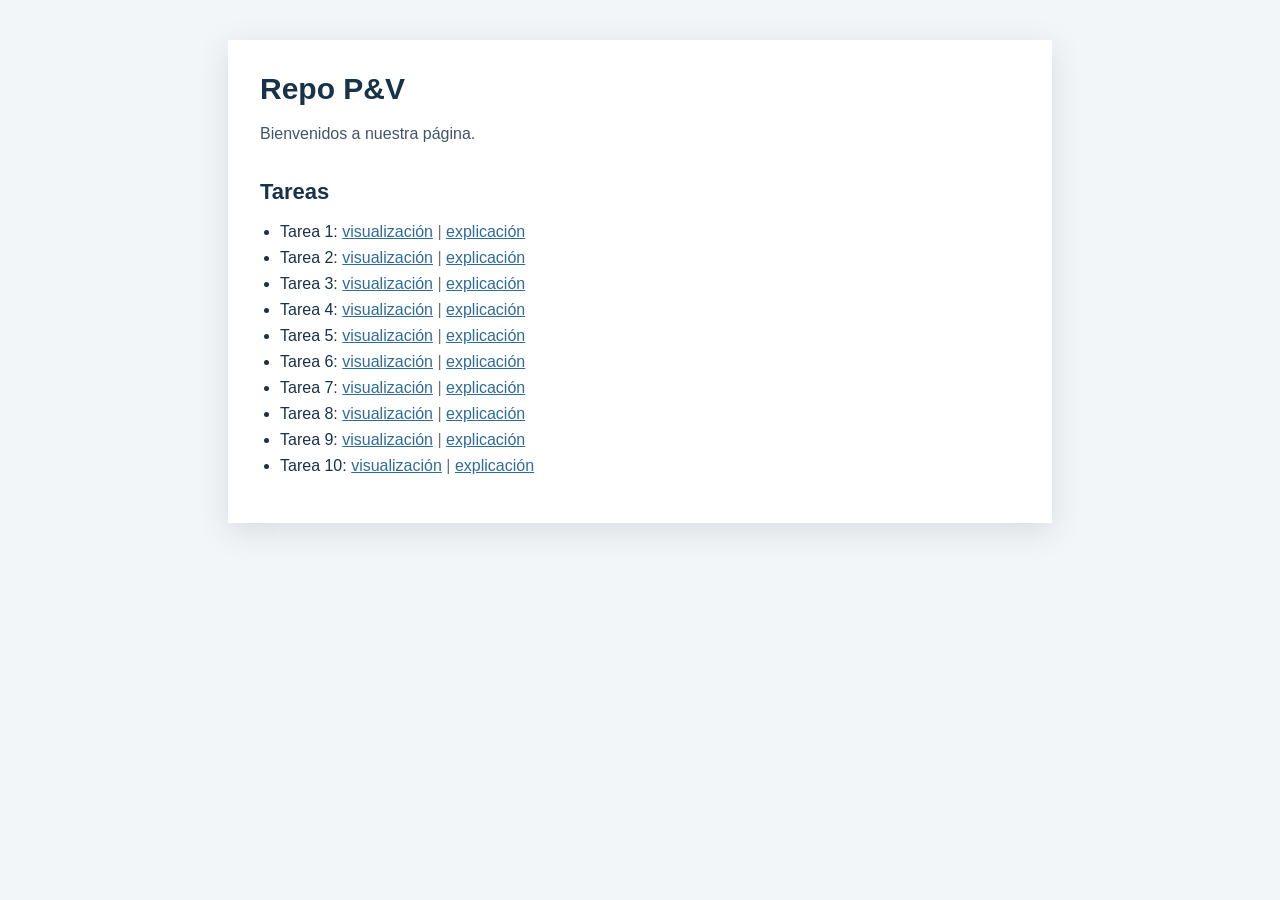
<file: index.html>
<!DOCTYPE html>
<html lang="es">
<head>
  <meta charset="UTF-8">
  <meta name="viewport" content="width=device-width, initial-scale=1.0">
  <title>Repo P&V</title>
  <style>
    body { margin: 0; background: #f3f6f8; color: #18324a; font-family: Arial, sans-serif; }
    main { max-width: 760px; margin: 40px auto; padding: 32px; background: white; box-shadow: 0 8px 30px #18324a20; }
    h1 { margin: 0 0 8px; font-size: 30px; }
    h2 { margin-top: 32px; font-size: 22px; }
    p { color: #435466; line-height: 1.55; }
    ul { padding-left: 20px; }
    li { margin: 8px 0; }
    a { color: #2f6b9a; }
    .sep { color: #68737d; }
  </style>
</head>
<body>
  <main>
    <h1>Repo P&V</h1>
    <p>Bienvenidos a nuestra página.</p>

    <h2>Tareas</h2>
    <ul>
      <li>Tarea 1: <a href="task01.html">visualización</a> <span class="sep">|</span> <a href="task01-explanation.html">explicación</a></li>
      <li>Tarea 2: <a href="task02.html">visualización</a> <span class="sep">|</span> <a href="task02-explanation.html">explicación</a></li>
      <li>Tarea 3: <a href="task03.html">visualización</a> <span class="sep">|</span> <a href="task03-explanation.html">explicación</a></li>
      <li>Tarea 4: <a href="task04.html">visualización</a> <span class="sep">|</span> <a href="task04-explanation.html">explicación</a></li>
      <li>Tarea 5: <a href="task05.html">visualización</a> <span class="sep">|</span> <a href="task05-explanation.html">explicación</a></li>
      <li>Tarea 6: <a href="task06.html">visualización</a> <span class="sep">|</span> <a href="task06-explanation.html">explicación</a></li>
      <li>Tarea 7: <a href="task07.html">visualización</a> <span class="sep">|</span> <a href="task07-explanation.html">explicación</a></li>
      <li>Tarea 8: <a href="task08.html">visualización</a> <span class="sep">|</span> <a href="task08-explanation.html">explicación</a></li>
      <li>Tarea 9: <a href="task09.html">visualización</a> <span class="sep">|</span> <a href="task09-explanation.html">explicación</a></li>
      <li>Tarea 10: <a href="task10.html">visualización</a> <span class="sep">|</span> <a href="task10-explanation.html">explicación</a></li>
    </ul>
  </main>
</body>
</html>
</file>
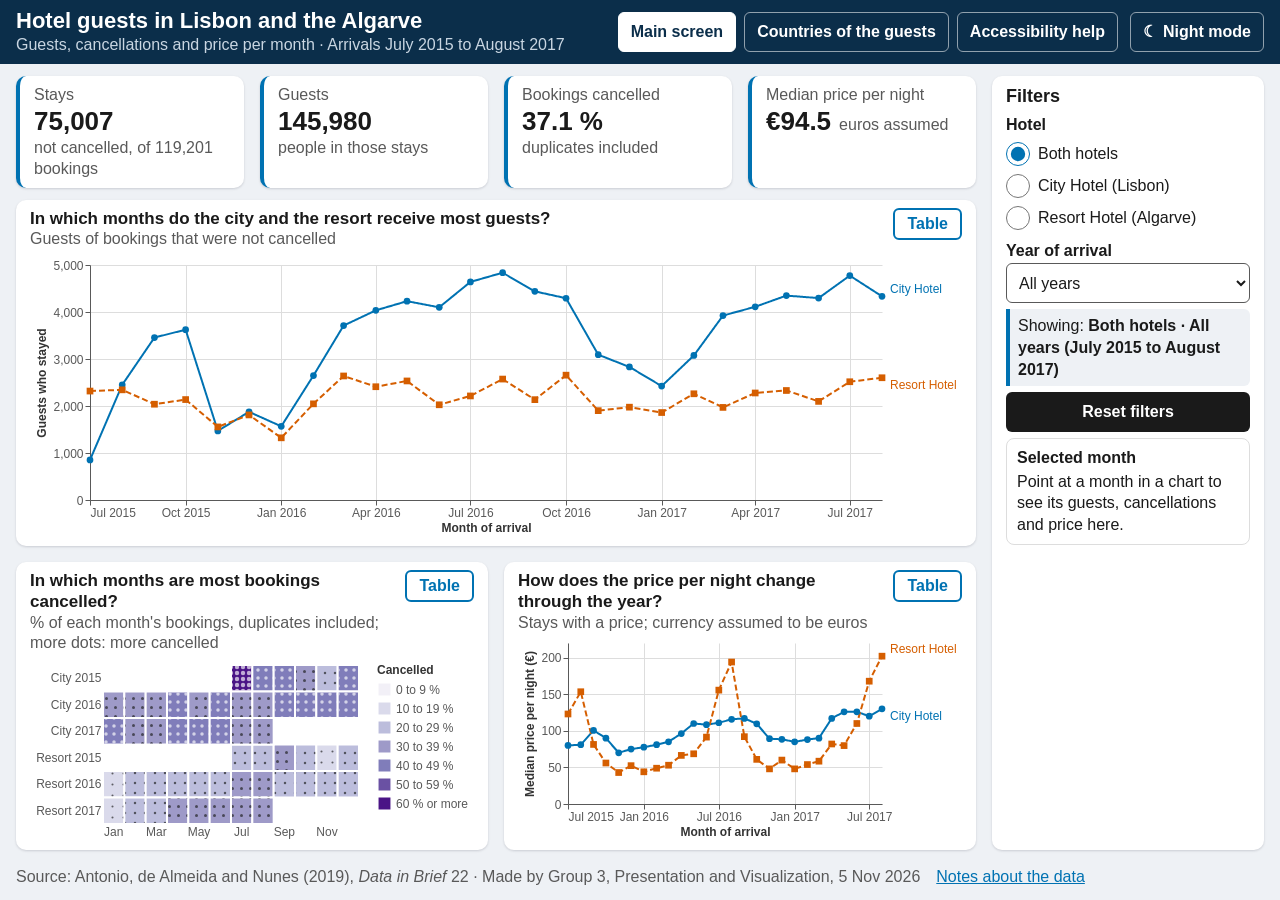
<file: Delivery 1/Part 6 - Implementation and Delivery/dashboard/index.html>
<!DOCTYPE html>
<html lang="en">
<head>
  <meta charset="utf-8">
  <meta name="viewport" content="width=device-width, initial-scale=1">
  <title>Hotel guests in Lisbon and the Algarve: main screen</title>
  <meta name="description" content="When the city hotel and the resort hotel receive guests, how many bookings are cancelled and how the price changes, July 2015 to August 2017.">
  <link rel="stylesheet" href="dashboard.css">
  <script src="theme.js"></script>
</head>
<body>
  <a class="skip-link" href="#charts">Skip to the charts</a>
  <a class="skip-link" href="#filters">Skip to the filters</a>

  <div class="page">
    <header class="site-header">
      <div>
        <h1>Hotel guests in Lisbon and the Algarve</h1>
        <p class="subtitle">Guests, cancellations and price per month · Arrivals July 2015 to August 2017</p>
      </div>
      <div class="header-tools">
        <nav aria-label="Dashboard screens">
          <ul>
            <li><a href="index.html" aria-current="page">Main screen</a></li>
            <li><a href="detail.html" id="link-other-screen">Countries of the guests</a></li>
            <li><a href="accessibility.html">Accessibility help</a></li>
          </ul>
        </nav>
        <button type="button" class="theme-toggle" id="theme-toggle" aria-pressed="false"><span aria-hidden="true">☾</span> Night mode</button>
      </div>
    </header>

    <main id="main">
      <section aria-labelledby="kpi-heading">
        <h2 id="kpi-heading" class="sr-only">Key figures for the selected filters</h2>
        <dl class="kpis">
          <div class="kpi">
            <dt>Stays</dt>
            <dd><span class="kpi-value" id="kpi-stays">–</span><span class="kpi-context" id="kpi-stays-context"></span></dd>
          </div>
          <div class="kpi">
            <dt>Guests</dt>
            <dd><span class="kpi-value" id="kpi-guests">–</span><span class="kpi-context" id="kpi-guests-context"></span></dd>
          </div>
          <div class="kpi">
            <dt>Bookings cancelled</dt>
            <dd><span class="kpi-value" id="kpi-cancel">–</span><span class="kpi-context" id="kpi-cancel-context"></span></dd>
          </div>
          <div class="kpi">
            <dt>Median price per night</dt>
            <dd><span class="kpi-value" id="kpi-price">–</span><span class="kpi-context" id="kpi-price-context"></span></dd>
          </div>
        </dl>
      </section>

      <section id="charts" aria-labelledby="charts-heading" tabindex="-1" class="chart-section">
        <h2 id="charts-heading" class="sr-only">Charts</h2>
        <div class="chart-grid main-screen">
          <figure class="chart chart-main" aria-labelledby="c1-title" aria-describedby="c1-description">
            <div class="card-head">
              <div>
                <h3 id="c1-title">In which months do the city and the resort receive most guests?</h3>
                <p class="chart-subtitle" id="c1-subtitle">Guests of bookings that were not cancelled</p>
              </div>
              <div class="card-tools">
                <button type="button" class="tool-button table-toggle" data-charts="c1" aria-pressed="false" aria-controls="c1-table">Table</button>
              </div>
            </div>
            <div class="chart-body">
              <div id="c1" class="chart-container"></div>
              <div id="c1-table" class="table-view" hidden></div>
            </div>
            <figcaption id="c1-description" class="sr-only"><span id="c1-short">Line chart of the number of guests per month in the city hotel and the resort hotel.</span> <span id="c1-long"></span></figcaption>
          </figure>
          <figure class="chart" aria-labelledby="c2-title" aria-describedby="c2-description">
            <div class="card-head">
              <div>
                <h3 id="c2-title">In which months are most bookings cancelled?</h3>
                <p class="chart-subtitle" id="c2-subtitle">% of each month's bookings, duplicates included; more dots: more cancelled</p>
              </div>
              <div class="card-tools">
                <button type="button" class="tool-button table-toggle" data-charts="c2" aria-pressed="false" aria-controls="c2-table">Table</button>
              </div>
            </div>
            <div class="chart-body">
              <div id="c2" class="chart-container"></div>
              <div id="c2-table" class="table-view" hidden></div>
            </div>
            <figcaption id="c2-description" class="sr-only"><span id="c2-short">Calendar heatmap of the percentage of bookings cancelled in each month, one row per hotel and year.</span> <span id="c2-long"></span></figcaption>
          </figure>
          <figure class="chart" aria-labelledby="c3-title" aria-describedby="c3-description">
            <div class="card-head">
              <div>
                <h3 id="c3-title">How does the price per night change through the year?</h3>
                <p class="chart-subtitle" id="c3-subtitle">Stays with a price; currency assumed to be euros</p>
              </div>
              <div class="card-tools">
                <button type="button" class="tool-button table-toggle" data-charts="c3" aria-pressed="false" aria-controls="c3-table">Table</button>
              </div>
            </div>
            <div class="chart-body">
              <div id="c3" class="chart-container"></div>
              <div id="c3-table" class="table-view" hidden></div>
            </div>
            <figcaption id="c3-description" class="sr-only"><span id="c3-short">Line chart of the median price per night per month in each hotel.</span> <span id="c3-long"></span></figcaption>
          </figure>
        </div>
      </section>
    </main>

    <aside class="filters" id="filters" aria-labelledby="filters-heading" tabindex="-1">
      <h2 id="filters-heading">Filters</h2>
      <fieldset>
        <legend>Hotel</legend>
        <div class="radio"><input type="radio" id="hotel-both" name="hotel" value="Both" checked><label for="hotel-both">Both hotels</label></div>
        <div class="radio"><input type="radio" id="hotel-city" name="hotel" value="City Hotel"><label for="hotel-city">City Hotel (Lisbon)</label></div>
        <div class="radio"><input type="radio" id="hotel-resort" name="hotel" value="Resort Hotel"><label for="hotel-resort">Resort Hotel (Algarve)</label></div>
      </fieldset>
      <div class="field">
        <label class="field-label" for="year">Year of arrival</label>
        <select id="year" name="year">
          <option value="All" selected>All years</option>
          <option value="2015">2015 (Jul – Dec)</option>
          <option value="2016">2016</option>
          <option value="2017">2017 (Jan – Aug)</option>
        </select>
      </div>
      <p class="active-filters" role="status" aria-live="polite">Showing: <strong id="active-filters-text">Both hotels · All years</strong></p>
      <button type="button" class="button" id="reset-filters">Reset filters</button>
      <section class="selection-box" aria-labelledby="month-heading">
        <h3 id="month-heading">Selected month</h3>
        <div id="month-details" role="status" aria-live="polite" aria-atomic="true">
          <p>Point at a month in a chart to see its guests, cancellations and price here.</p>
        </div>
      </section>
    </aside>

    <div id="announcer" class="sr-only" aria-live="polite" aria-atomic="true"></div>

    <footer class="site-footer">
      <p>Source: Antonio, de Almeida and Nunes (2019), <i>Data in Brief</i> 22 · Made by Group 3, Presentation and Visualization, 5 Nov 2026</p>
      <button type="button" class="link-button" id="open-notes" aria-haspopup="dialog">Notes about the data</button>
    </footer>
  </div>

  <dialog id="notes-dialog" aria-labelledby="notes-heading">
    <h2 id="notes-heading">Notes about the data</h2>
    <p>Source: Antonio, N., de Almeida, A. and Nunes, L. (2019). Hotel booking demand datasets. <i>Data in Brief</i>, 22, 41–49. Two hotels in Portugal: a city hotel in Lisbon and a resort in the Algarve.</p>
    <p>Data: arrivals from 1 July 2015 to 31 August 2017 (2015 and 2017 are partial years).</p>
    <p>26.8&nbsp;% of the rows repeat an earlier row and are kept, so counts and cancellation rates may be too high. Prices: the currency is not stated; euros are assumed. The country code CN is taken as Canada.</p>
    <form method="dialog"><button type="submit" class="button">Close</button></form>
  </dialog>

  <!-- Data, chart specs and the local copies of the Vega libraries (no internet needed) -->
  <script src="data.js"></script>
  <script src="specs.js"></script>
  <script src="lib/vega-6.2.0.min.js"></script>
  <script src="lib/vega-lite-6.4.1.min.js"></script>
  <script src="lib/vega-embed-7.1.0.min.js"></script>
  <script src="dashboard.js"></script>
  <script>
    startDashboard(['c1', 'c2', 'c3']);
  </script>
</body>
</html>
</file>
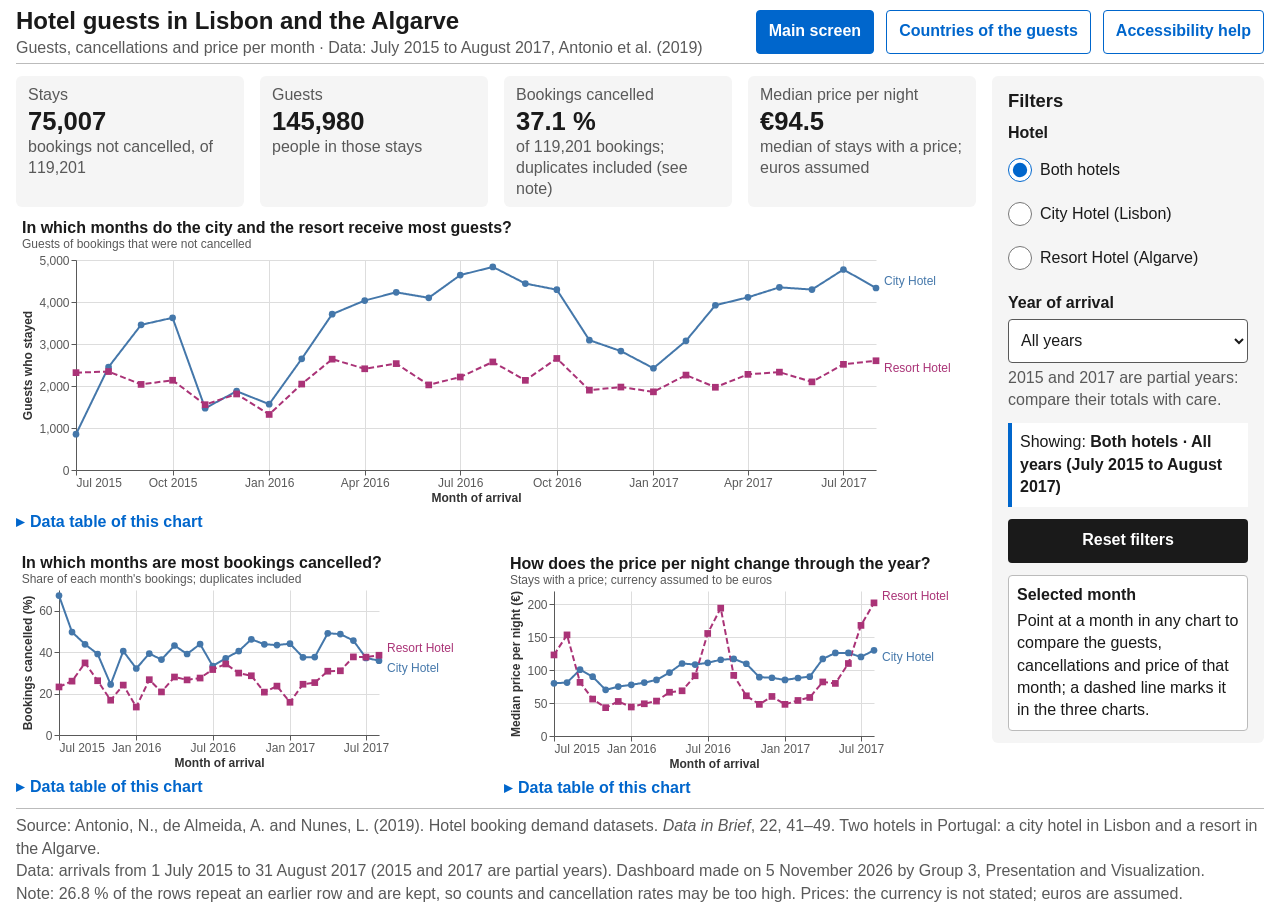
<file: Delivery 1/Delivery 1 old/Part 6 - Implementation and Delivery/dashboard/index.html>
<!DOCTYPE html>
<html lang="en">
<head>
  <meta charset="utf-8">
  <meta name="viewport" content="width=device-width, initial-scale=1">
  <title>Hotel guests in Lisbon and the Algarve: main screen</title>
  <meta name="description" content="When the city hotel and the resort hotel receive guests, how many bookings are cancelled and how the price changes, July 2015 to August 2017.">
  <link rel="stylesheet" href="dashboard.css">
</head>
<body>
  <a class="skip-link" href="#charts">Skip to the charts</a>
  <a class="skip-link" href="#filters">Skip to the filters</a>

  <div class="page">
    <header class="site-header">
      <div>
        <h1>Hotel guests in Lisbon and the Algarve</h1>
        <p class="subtitle">Guests, cancellations and price per month · Data: July 2015 to August 2017, Antonio et al. (2019)</p>
      </div>
      <nav aria-label="Dashboard screens">
        <ul>
          <li><a href="index.html" aria-current="page">Main screen</a></li>
          <li><a href="detail.html" id="link-other-screen">Countries of the guests</a></li>
          <li><a href="accessibility.html">Accessibility help</a></li>
        </ul>
      </nav>
    </header>

    <main id="main">
      <section aria-labelledby="kpi-heading">
        <h2 id="kpi-heading" class="sr-only">Key figures for the selected filters</h2>
        <dl class="kpis">
          <div class="kpi">
            <dt>Stays</dt>
            <dd><span class="kpi-value" id="kpi-stays">–</span><span class="kpi-context" id="kpi-stays-context"></span></dd>
          </div>
          <div class="kpi">
            <dt>Guests</dt>
            <dd><span class="kpi-value" id="kpi-guests">–</span><span class="kpi-context" id="kpi-guests-context"></span></dd>
          </div>
          <div class="kpi">
            <dt>Bookings cancelled</dt>
            <dd><span class="kpi-value" id="kpi-cancel">–</span><span class="kpi-context" id="kpi-cancel-context"></span></dd>
          </div>
          <div class="kpi">
            <dt>Median price per night</dt>
            <dd><span class="kpi-value" id="kpi-price">–</span><span class="kpi-context" id="kpi-price-context"></span></dd>
          </div>
        </dl>
      </section>

      <section id="charts" aria-labelledby="charts-heading" tabindex="-1">
        <h2 id="charts-heading" class="sr-only">Charts</h2>
        <div class="chart-grid main-screen">
          <figure class="chart chart-main" aria-labelledby="c1-title" aria-describedby="c1-description">
            <h3 id="c1-title" class="sr-only">In which months do the city and the resort receive most guests?</h3>
            <div id="c1" class="chart-container"></div>
            <details class="data-table">
              <summary>Data table of this chart</summary>
              <div id="c1-table"></div>
            </details>
            <figcaption id="c1-description" class="sr-only"><span id="c1-short">Line chart of the number of guests per month in the city hotel and the resort hotel.</span> <span id="c1-long"></span></figcaption>
          </figure>
          <figure class="chart" aria-labelledby="c2-title" aria-describedby="c2-description">
            <h3 id="c2-title" class="sr-only">In which months are most bookings cancelled?</h3>
            <div id="c2" class="chart-container"></div>
            <details class="data-table">
              <summary>Data table of this chart</summary>
              <div id="c2-table"></div>
            </details>
            <figcaption id="c2-description" class="sr-only"><span id="c2-short">Line chart of the percentage of bookings cancelled per month in each hotel.</span> <span id="c2-long"></span></figcaption>
          </figure>
          <figure class="chart" aria-labelledby="c3-title" aria-describedby="c3-description">
            <h3 id="c3-title" class="sr-only">How does the price per night change through the year?</h3>
            <div id="c3" class="chart-container"></div>
            <details class="data-table">
              <summary>Data table of this chart</summary>
              <div id="c3-table"></div>
            </details>
            <figcaption id="c3-description" class="sr-only"><span id="c3-short">Line chart of the median price per night per month in each hotel.</span> <span id="c3-long"></span></figcaption>
          </figure>
        </div>
      </section>
    </main>

    <aside class="filters" id="filters" aria-labelledby="filters-heading" tabindex="-1">
      <h2 id="filters-heading">Filters</h2>
      <fieldset>
        <legend>Hotel</legend>
        <div class="radio"><input type="radio" id="hotel-both" name="hotel" value="Both" checked><label for="hotel-both">Both hotels</label></div>
        <div class="radio"><input type="radio" id="hotel-city" name="hotel" value="City Hotel"><label for="hotel-city">City Hotel (Lisbon)</label></div>
        <div class="radio"><input type="radio" id="hotel-resort" name="hotel" value="Resort Hotel"><label for="hotel-resort">Resort Hotel (Algarve)</label></div>
      </fieldset>
      <div class="field">
        <label class="field-label" for="year">Year of arrival</label>
        <select id="year" name="year" aria-describedby="year-hint">
          <option value="All" selected>All years</option>
          <option value="2015">2015 (Jul – Dec)</option>
          <option value="2016">2016</option>
          <option value="2017">2017 (Jan – Aug)</option>
        </select>
        <p class="hint" id="year-hint">2015 and 2017 are partial years: compare their totals with care.</p>
      </div>
      <p class="active-filters" role="status" aria-live="polite">Showing: <strong id="active-filters-text">Both hotels · All years</strong></p>
      <button type="button" class="button" id="reset-filters">Reset filters</button>
      <section class="selection-box" aria-labelledby="month-heading">
        <h3 id="month-heading">Selected month</h3>
        <div id="month-details" role="status" aria-live="polite" aria-atomic="true">
          <p>Point at a month in any chart to compare the guests, cancellations and price of that month; a dashed line marks it in the three charts.</p>
        </div>
      </section>
    </aside>

    <div id="announcer" class="sr-only" aria-live="polite" aria-atomic="true"></div>

    <footer class="site-footer">
      <p>Source: Antonio, N., de Almeida, A. and Nunes, L. (2019). Hotel booking demand datasets. <i>Data in Brief</i>, 22, 41–49. Two hotels in Portugal: a city hotel in Lisbon and a resort in the Algarve.</p>
      <p>Data: arrivals from 1 July 2015 to 31 August 2017 (2015 and 2017 are partial years). Dashboard made on 5 November 2026 by Group 3, Presentation and Visualization.</p>
      <p>Note: 26.8&nbsp;% of the rows repeat an earlier row and are kept, so counts and cancellation rates may be too high. Prices: the currency is not stated; euros are assumed.</p>
    </footer>
  </div>

  <!-- Data, chart specs and the local copies of the Vega libraries (no internet needed) -->
  <script src="data.js"></script>
  <script src="specs.js"></script>
  <script src="lib/vega-6.2.0.min.js"></script>
  <script src="lib/vega-lite-6.4.1.min.js"></script>
  <script src="lib/vega-embed-7.1.0.min.js"></script>
  <script src="dashboard.js"></script>
  <script>
    startDashboard(['c1', 'c2', 'c3']);
  </script>
</body>
</html>
</file>
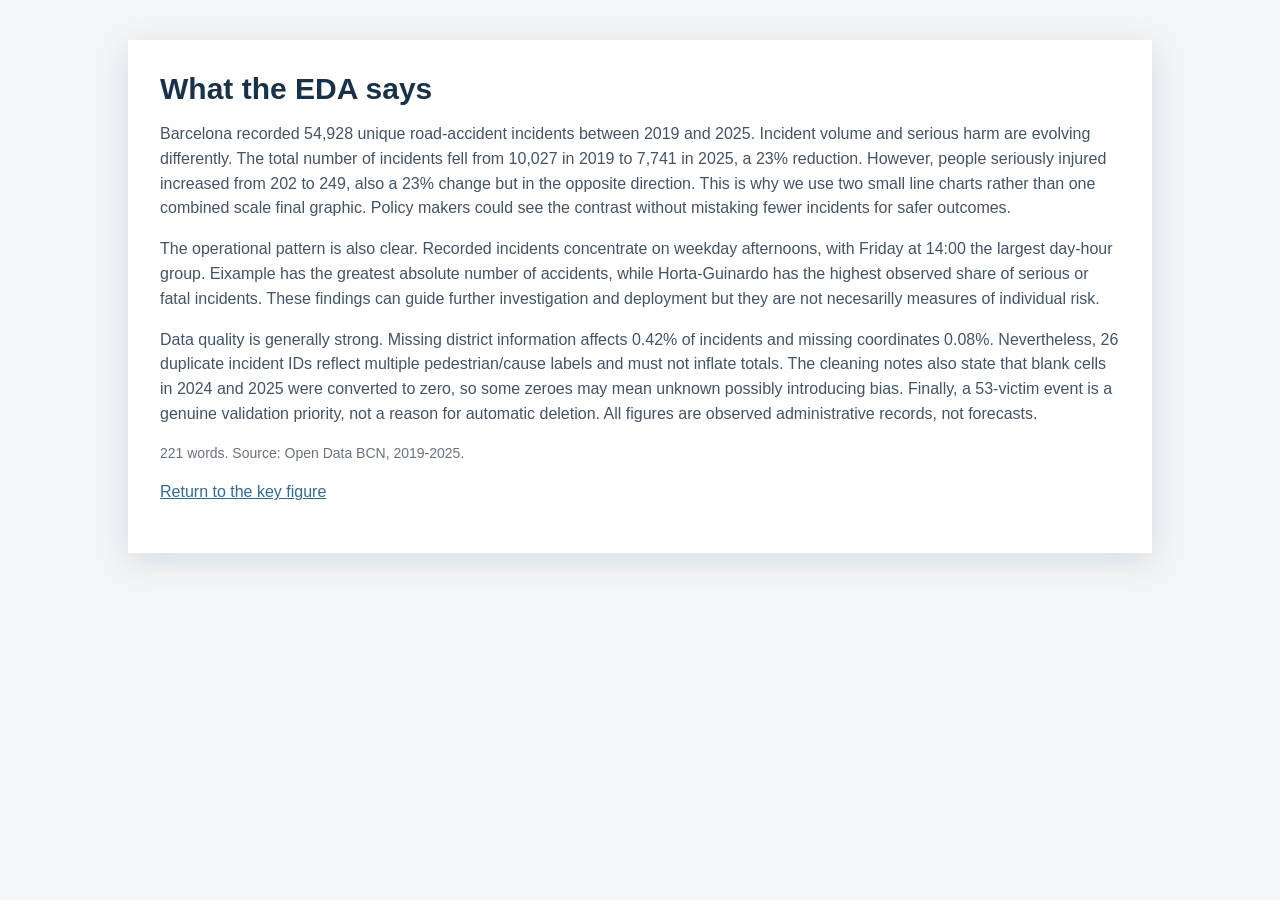
<file: task01-explanation.html>
<!doctype html>
<html lang="en"><head><meta charset="utf-8"><meta name="viewport" content="width=device-width,initial-scale=1">
<title>Barcelona road accidents - explanation</title><style>
body { margin: 0; background: #f3f6f8; color: #18324a; font-family: Arial, sans-serif; }
main { max-width: 960px; margin: 40px auto; padding: 32px; background: white; box-shadow: 0 8px 30px #18324a20; }
h1 { margin: 0 0 8px; font-size: 30px; }
p { color: #435466; line-height: 1.55; }
img { width: 800px; max-width: 100%; height: auto; display: block; margin: 28px auto 12px; }
.note { font-size: 14px; color: #68737d; }
a { color: #2f6b9a; }
</style></head>
<body><main>
<h1>What the EDA says</h1>
<p>Barcelona recorded 54,928 unique road-accident incidents between 2019 and 2025. Incident volume and serious harm are evolving differently. The total number of incidents fell from 10,027 in 2019 to 7,741 in 2025, a 23% reduction. However, people seriously injured increased from 202 to 249, also a 23% change but in the opposite direction. This is why we use two small line charts rather than one combined scale final graphic. Policy makers could see the contrast without mistaking fewer incidents for safer outcomes.</p><p>The operational pattern is also clear. Recorded incidents concentrate on weekday afternoons, with Friday at 14:00 the largest day-hour group. Eixample has the greatest absolute number of accidents, while Horta-Guinardo has the highest observed share of serious or fatal incidents. These findings can guide further investigation and deployment but they are not necesarilly measures of individual risk.</p><p>Data quality is generally strong. Missing district information affects 0.42% of incidents and missing coordinates 0.08%. Nevertheless, 26 duplicate incident IDs reflect multiple pedestrian/cause labels and must not inflate totals. The cleaning notes also state that blank cells in 2024 and 2025 were converted to zero, so some zeroes may mean unknown possibly introducing bias. Finally, a 53-victim event is a genuine validation priority, not a reason for automatic deletion. All figures are observed administrative records, not forecasts.</p>
<p class="note">221 words. Source: Open Data BCN, 2019-2025.</p>
<p><a href="task01.html">Return to the key figure</a></p>
</main></body></html>
</file>
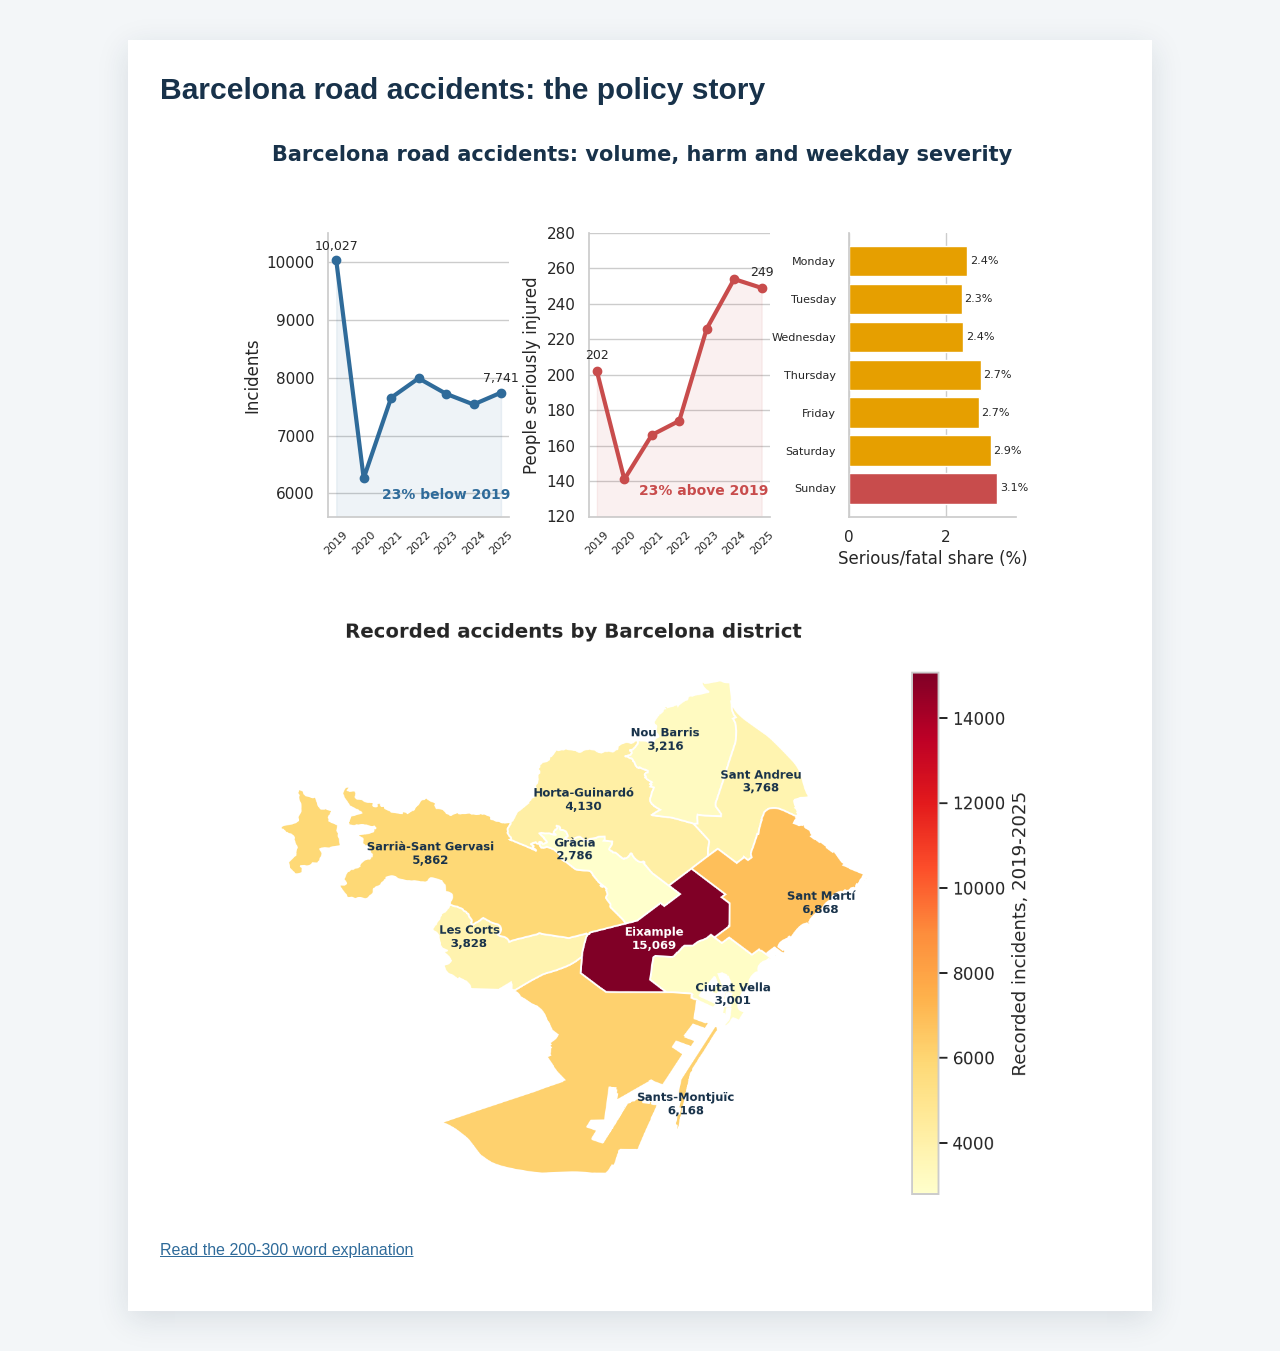
<file: task01.html>
<!doctype html>
<html lang="en"><head><meta charset="utf-8"><meta name="viewport" content="width=device-width,initial-scale=1">
<title>Barcelona road accidents - key figure</title><style>
body { margin: 0; background: #f3f6f8; color: #18324a; font-family: Arial, sans-serif; }
main { max-width: 960px; margin: 40px auto; padding: 32px; background: white; box-shadow: 0 8px 30px #18324a20; }
h1 { margin: 0 0 8px; font-size: 30px; }
p { color: #435466; line-height: 1.55; }
img { width: 800px; max-width: 100%; height: auto; display: block; margin: 28px auto 12px; }
.note { font-size: 14px; color: #68737d; }
a { color: #2f6b9a; }
</style></head>
<body><main>
<h1>Barcelona road accidents: the policy story</h1>
<img src="assets/policy_eda/accidents_eda_key_figure.png" width="800" height="450" alt="Annual accident and serious-injury trends plus the serious-or-fatal incident share by weekday in Barcelona">
<img src="assets/policy_eda/06_district_choropleth.png" alt="Choropleth map of recorded road accidents by Barcelona district">
<p><a href="task01-explanation.html">Read the 200-300 word explanation</a></p>
</main></body></html>
</file>
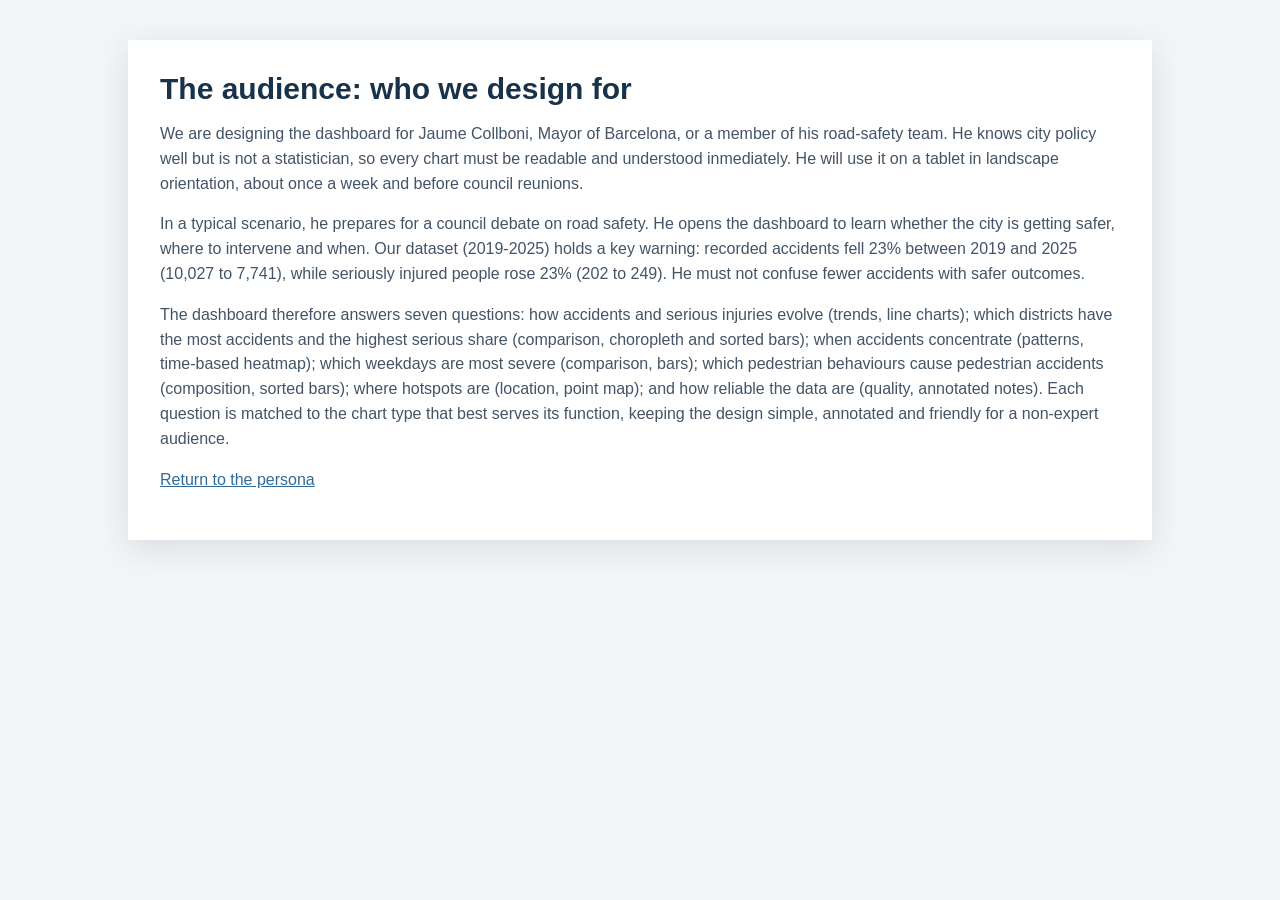
<file: task02-explanation.html>
<!doctype html>
<html lang="en"><head><meta charset="utf-8"><meta name="viewport" content="width=device-width,initial-scale=1">
<title>Barcelona road accidents - audience explanation</title><style>
body { margin: 0; background: #f3f6f8; color: #18324a; font-family: Arial, sans-serif; }
main { max-width: 960px; margin: 40px auto; padding: 32px; background: white; box-shadow: 0 8px 30px #18324a20; }
h1 { margin: 0 0 8px; font-size: 30px; }
p { color: #435466; line-height: 1.55; }
img { width: 800px; max-width: 100%; height: auto; display: block; margin: 28px auto 12px; }
.note { font-size: 14px; color: #68737d; }
a { color: #2f6b9a; }
table { border-collapse: collapse; width: 100%; font-size: 14px; margin: 20px 0; }
th, td { border: 1px solid #c8d0d6; padding: 8px; text-align: left; vertical-align: top; color: #435466; }
th { background: #eef3f7; color: #18324a; }
</style></head>
<body><main>
<h1>The audience: who we design for</h1>
<p>We are designing the dashboard for Jaume Collboni, Mayor of Barcelona, or a member of his road-safety team. He knows city policy well but is not a statistician, so every chart must be readable and understood inmediately. He will use it on a tablet in landscape orientation, about once a week and before council reunions.</p>
<p>In a typical scenario, he prepares for a council debate on road safety. He opens the dashboard to learn whether the city is getting safer, where to intervene and when. Our dataset (2019-2025) holds a key warning: recorded accidents fell 23% between 2019 and 2025 (10,027 to 7,741), while seriously injured people rose 23% (202 to 249). He must not confuse fewer accidents with safer outcomes.</p>
<p>The dashboard therefore answers seven questions: how accidents and serious injuries evolve (trends, line charts); which districts have the most accidents and the highest serious share (comparison, choropleth and sorted bars); when accidents concentrate (patterns, time-based heatmap); which weekdays are most severe (comparison, bars); which pedestrian behaviours cause pedestrian accidents (composition, sorted bars); where hotspots are (location, point map); and how reliable the data are (quality, annotated notes). Each question is matched to the chart type that best serves its function, keeping the design simple, annotated and friendly for a non-expert audience.</p>
<p><a href="task02.html">Return to the persona</a></p>
</main></body></html>
</file>
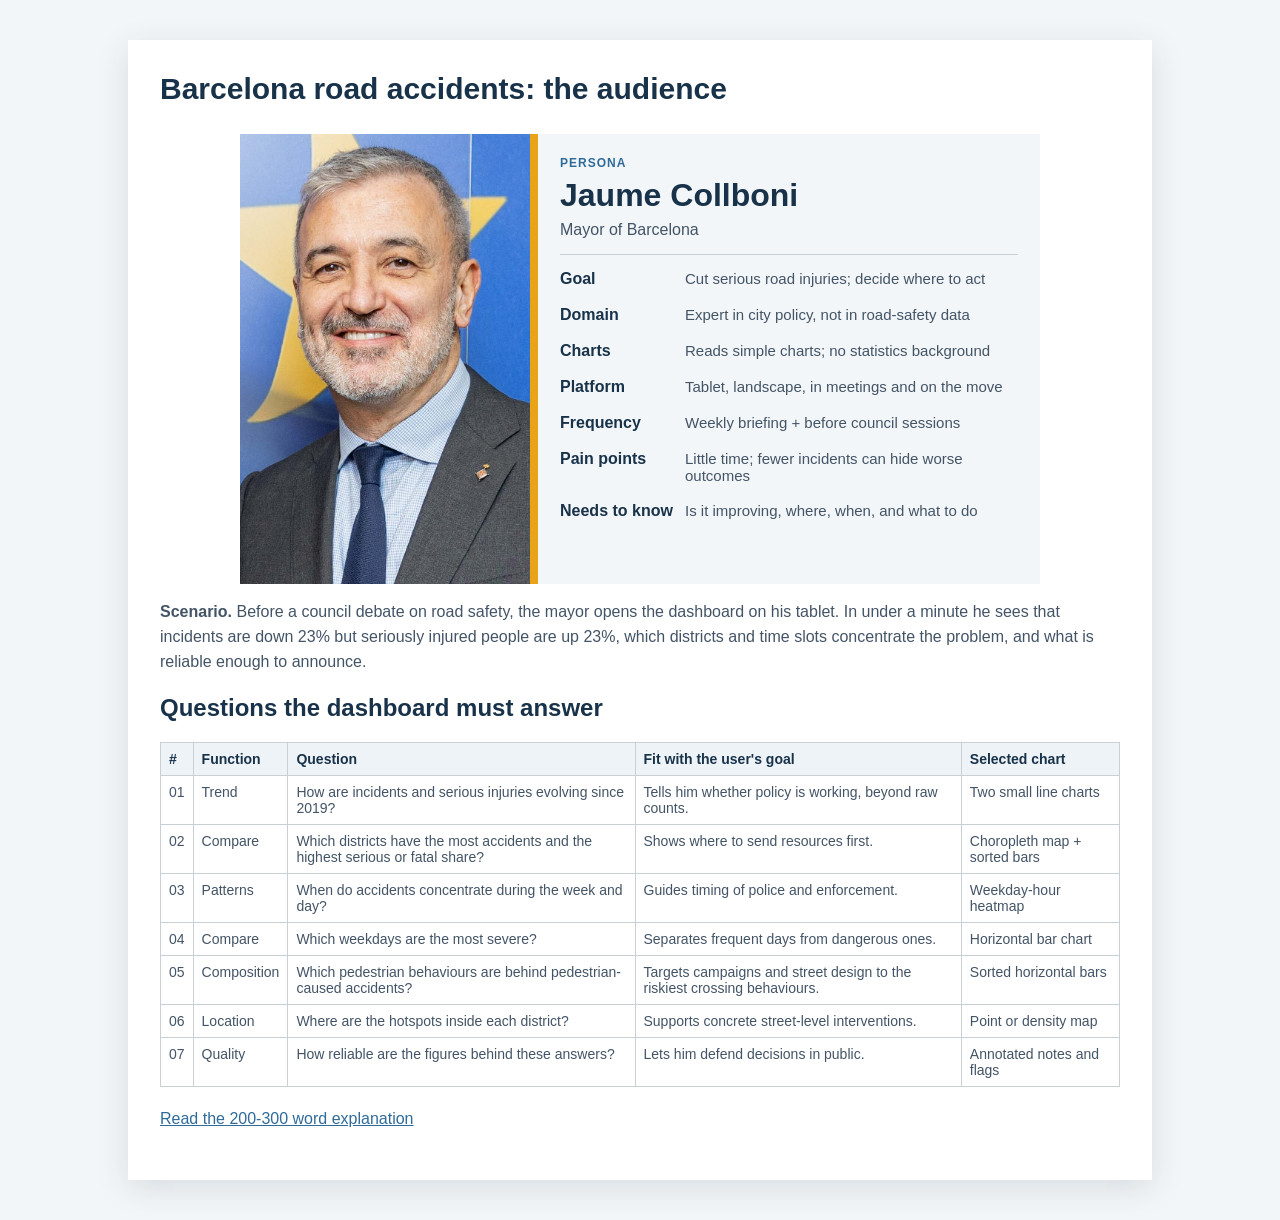
<file: task02.html>
<!doctype html>
<html lang="en"><head><meta charset="utf-8"><meta name="viewport" content="width=device-width,initial-scale=1">
<title>Barcelona road accidents - the audience</title><style>
body { margin: 0; background: #f3f6f8; color: #18324a; font-family: Arial, sans-serif; }
main { max-width: 960px; margin: 40px auto; padding: 32px; background: white; box-shadow: 0 8px 30px #18324a20; }
h1 { margin: 0 0 8px; font-size: 30px; }
p { color: #435466; line-height: 1.55; }
img { width: 800px; max-width: 100%; height: auto; display: block; margin: 28px auto 12px; }
.note { font-size: 14px; color: #68737d; }
a { color: #2f6b9a; }
table { border-collapse: collapse; width: 100%; font-size: 14px; margin: 20px 0; }
th, td { border: 1px solid #c8d0d6; padding: 8px; text-align: left; vertical-align: top; color: #435466; }
th { background: #eef3f7; color: #18324a; }
.persona { display: flex; width: 800px; max-width: 100%; height: 450px; margin: 28px auto 12px; background: #f3f6f8; border-right: 0; overflow: hidden; }
.persona img { width: 290px; height: 450px; object-fit: cover; object-position: top; margin: 0; flex: none; border-right: 8px solid #e8a317; }
.persona-text { padding: 20px 22px; flex: 1; }
.persona-label { margin: 0; font-size: 12px; font-weight: bold; letter-spacing: 1px; color: #2f6b9a; }
.persona h2 { margin: 4px 0 0; font-size: 32px; }
.persona-role { margin: 4px 0 12px; font-size: 16px; color: #435466; }
.persona dl { margin: 0; border-top: 1px solid #c8d0d6; padding-top: 6px; display: grid; grid-template-columns: 125px 1fr; row-gap: 0; }
.persona dt { font-weight: bold; padding: 9px 0; }
.persona dd { margin: 0; padding: 9px 0; color: #435466; font-size: 15px; }
</style></head>
<body><main>
<h1>Barcelona road accidents: the audience</h1>
<section class="persona">
<img src="assets/policy_eda/07_mayor_collboni_photo.jpg" alt="Jaume Collboni, Mayor of Barcelona">
<div class="persona-text">
<p class="persona-label">PERSONA</p>
<h2>Jaume Collboni</h2>
<p class="persona-role">Mayor of Barcelona</p>
<dl>
<dt>Goal</dt><dd>Cut serious road injuries; decide where to act</dd>
<dt>Domain</dt><dd>Expert in city policy, not in road-safety data</dd>
<dt>Charts</dt><dd>Reads simple charts; no statistics background</dd>
<dt>Platform</dt><dd>Tablet, landscape, in meetings and on the move</dd>
<dt>Frequency</dt><dd>Weekly briefing + before council sessions</dd>
<dt>Pain points</dt><dd>Little time; fewer incidents can hide worse outcomes</dd>
<dt>Needs to know</dt><dd>Is it improving, where, when, and what to do</dd>
</dl>
</div>
</section>
<p><strong>Scenario.</strong> Before a council debate on road safety, the mayor opens the dashboard on his tablet. In under a minute he sees that incidents are down 23% but seriously injured people are up 23%, which districts and time slots concentrate the problem, and what is reliable enough to announce.</p>
<h2>Questions the dashboard must answer</h2>
<table>
<tr><th>#</th><th>Function</th><th>Question</th><th>Fit with the user's goal</th><th>Selected chart</th></tr>
<tr><td>01</td><td>Trend</td><td>How are incidents and serious injuries evolving since 2019?</td><td>Tells him whether policy is working, beyond raw counts.</td><td>Two small line charts</td></tr>
<tr><td>02</td><td>Compare</td><td>Which districts have the most accidents and the highest serious or fatal share?</td><td>Shows where to send resources first.</td><td>Choropleth map + sorted bars</td></tr>
<tr><td>03</td><td>Patterns</td><td>When do accidents concentrate during the week and day?</td><td>Guides timing of police and enforcement.</td><td>Weekday-hour heatmap</td></tr>
<tr><td>04</td><td>Compare</td><td>Which weekdays are the most severe?</td><td>Separates frequent days from dangerous ones.</td><td>Horizontal bar chart</td></tr>
<tr><td>05</td><td>Composition</td><td>Which pedestrian behaviours are behind pedestrian-caused accidents?</td><td>Targets campaigns and street design to the riskiest crossing behaviours.</td><td>Sorted horizontal bars</td></tr>
<tr><td>06</td><td>Location</td><td>Where are the hotspots inside each district?</td><td>Supports concrete street-level interventions.</td><td>Point or density map</td></tr>
<tr><td>07</td><td>Quality</td><td>How reliable are the figures behind these answers?</td><td>Lets him defend decisions in public.</td><td>Annotated notes and flags</td></tr>
</table>
<p><a href="task02-explanation.html">Read the 200-300 word explanation</a></p>
</main></body></html>
</file>
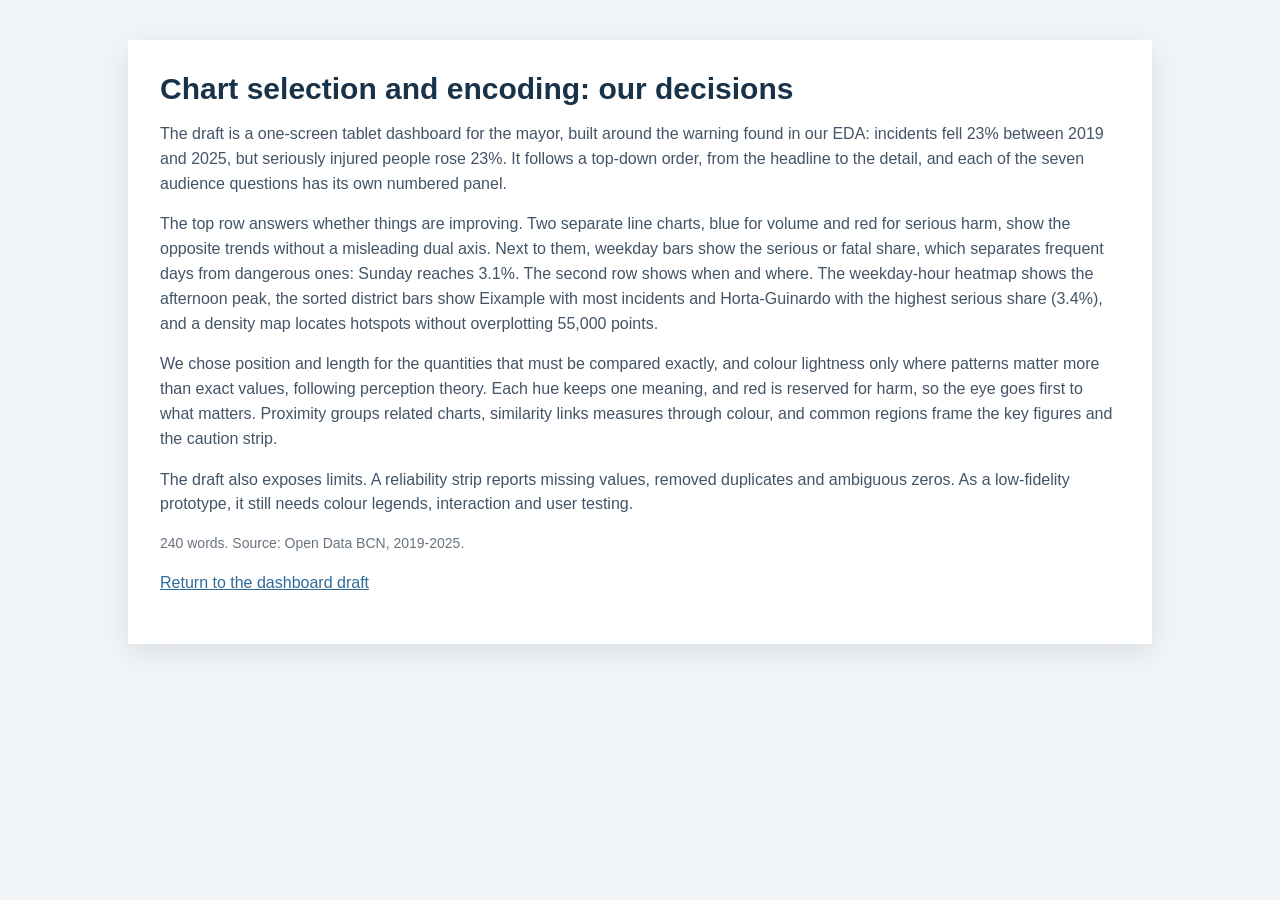
<file: task03-explanation.html>
<!doctype html>
<html lang="en"><head><meta charset="utf-8"><meta name="viewport" content="width=device-width,initial-scale=1">
<title>Barcelona road accidents - dashboard explanation</title><style>
body { margin: 0; background: #f3f6f8; color: #18324a; font-family: Arial, sans-serif; }
main { max-width: 960px; margin: 40px auto; padding: 32px; background: white; box-shadow: 0 8px 30px #18324a20; }
h1 { margin: 0 0 8px; font-size: 30px; }
p { color: #435466; line-height: 1.55; }
.note { font-size: 14px; color: #68737d; }
a { color: #2f6b9a; }
</style></head>
<body><main>
<h1>Chart selection and encoding: our decisions</h1>
<p>The draft is a one-screen tablet dashboard for the mayor, built around the warning found in our EDA: incidents fell 23% between 2019 and 2025, but seriously injured people rose 23%. It follows a top-down order, from the headline to the detail, and each of the seven audience questions has its own numbered panel.</p>
<p>The top row answers whether things are improving. Two separate line charts, blue for volume and red for serious harm, show the opposite trends without a misleading dual axis. Next to them, weekday bars show the serious or fatal share, which separates frequent days from dangerous ones: Sunday reaches 3.1%. The second row shows when and where. The weekday-hour heatmap shows the afternoon peak, the sorted district bars show Eixample with most incidents and Horta-Guinardo with the highest serious share (3.4%), and a density map locates hotspots without overplotting 55,000 points.</p>
<p>We chose position and length for the quantities that must be compared exactly, and colour lightness only where patterns matter more than exact values, following perception theory. Each hue keeps one meaning, and red is reserved for harm, so the eye goes first to what matters. Proximity groups related charts, similarity links measures through colour, and common regions frame the key figures and the caution strip.</p>
<p>The draft also exposes limits. A reliability strip reports missing values, removed duplicates and ambiguous zeros. As a low-fidelity prototype, it still needs colour legends, interaction and user testing.</p>
<p class="note">240 words. Source: Open Data BCN, 2019-2025.</p>
<p><a href="task03-claude.html">Return to the dashboard draft</a></p>
</main></body></html>
</file>
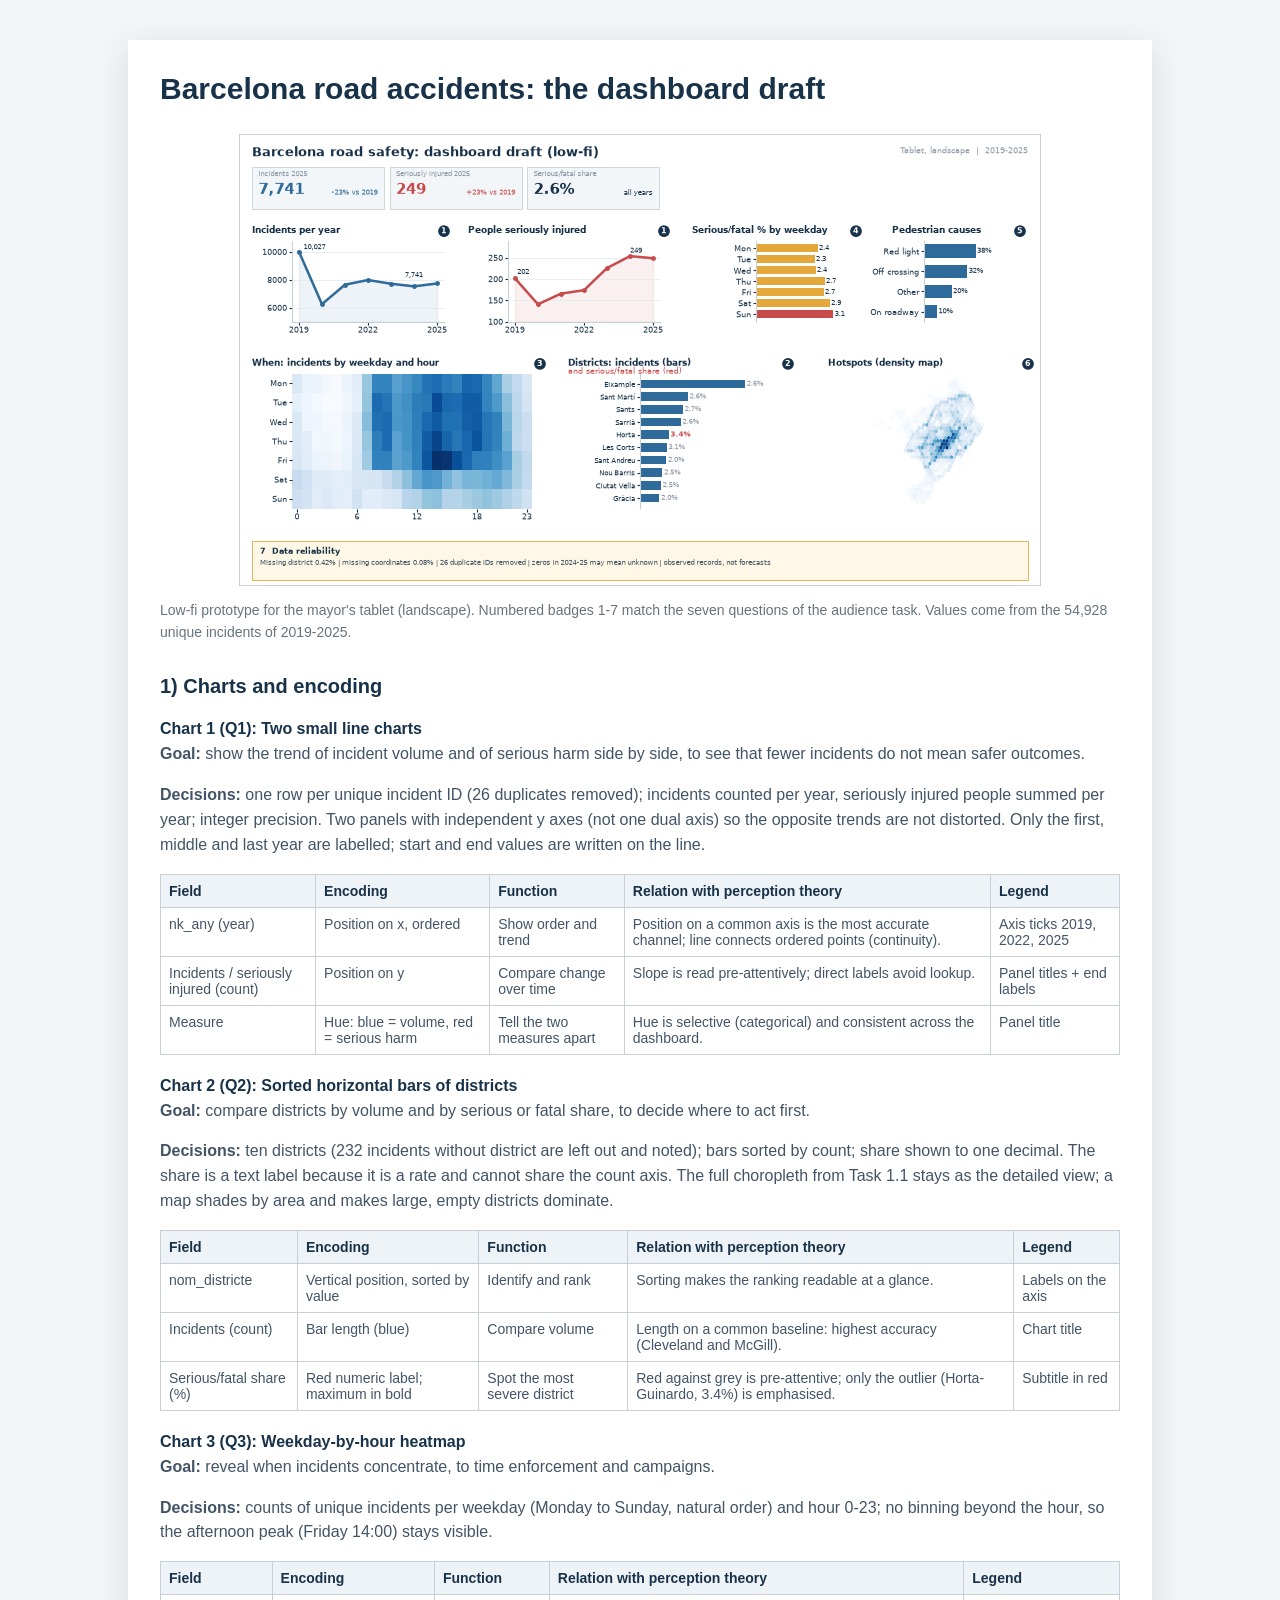
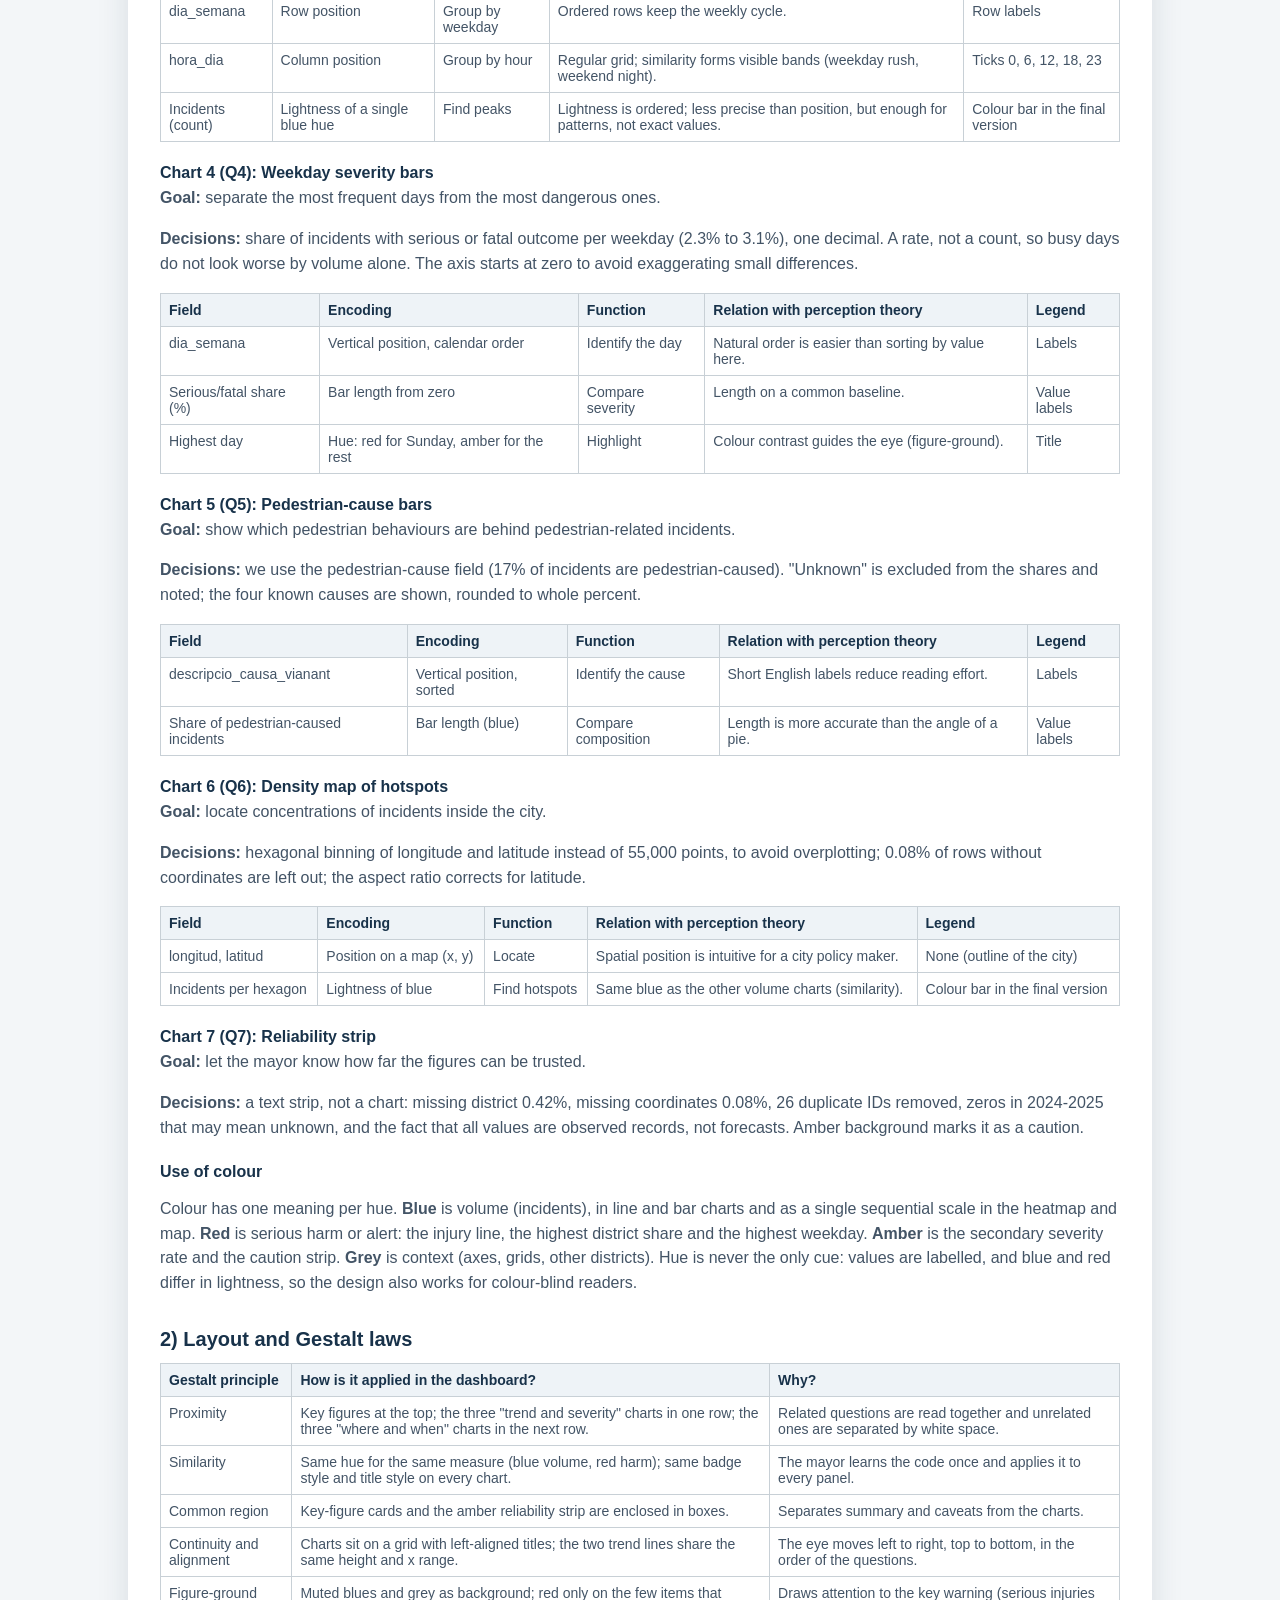
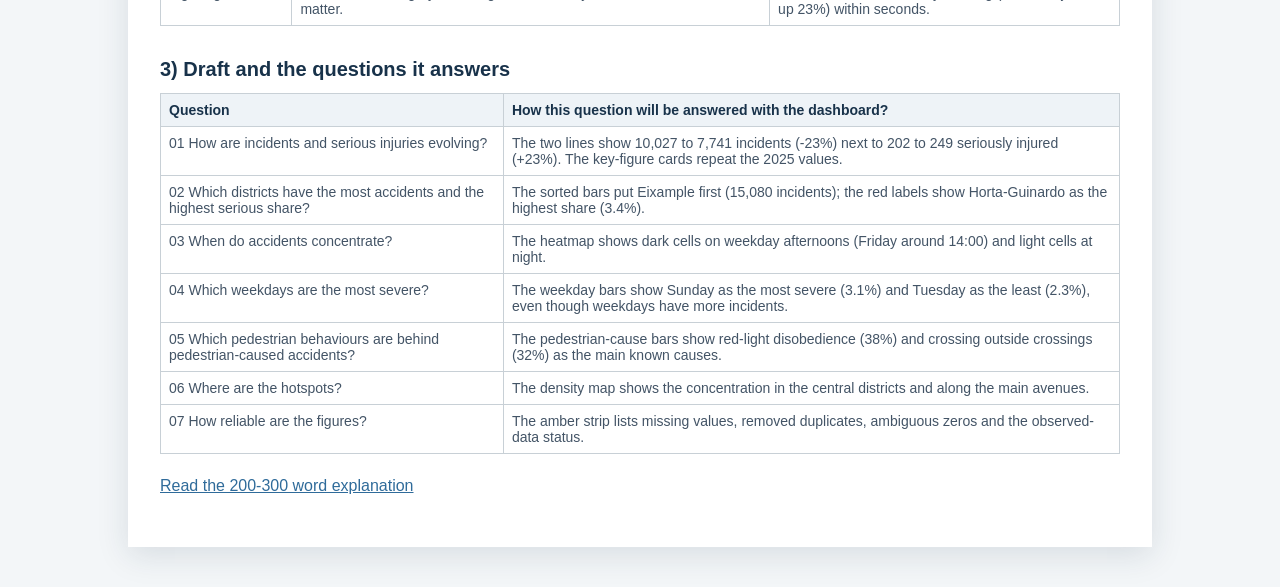
<file: task03.html>
<!doctype html>
<html lang="en"><head><meta charset="utf-8"><meta name="viewport" content="width=device-width,initial-scale=1">
<title>Barcelona road accidents - dashboard draft</title><style>
body { margin: 0; background: #f3f6f8; color: #18324a; font-family: Arial, sans-serif; }
main { max-width: 960px; margin: 40px auto; padding: 32px; background: white; box-shadow: 0 8px 30px #18324a20; }
h1 { margin: 0 0 8px; font-size: 30px; }
h2 { margin: 32px 0 8px; font-size: 20px; }
h3 { margin: 22px 0 4px; font-size: 16px; }
p { color: #435466; line-height: 1.55; }
img { width: 800px; max-width: 100%; height: auto; display: block; margin: 28px auto 12px; border: 1px solid #c8d0d6; }
.note { font-size: 14px; color: #68737d; }
a { color: #2f6b9a; }
table { border-collapse: collapse; width: 100%; font-size: 14px; margin: 12px 0 20px; }
th, td { border: 1px solid #c8d0d6; padding: 8px; text-align: left; vertical-align: top; color: #435466; }
th { background: #eef3f7; color: #18324a; }
.goal { margin: 0 0 6px; }
</style></head>
<body><main>
<h1>Barcelona road accidents: the dashboard draft</h1>
<img src="assets/policy_eda/08_dashboard_draft.png" width="800" height="450" alt="Low-fidelity dashboard draft: key figures, two trend lines, weekday severity, pedestrian causes, weekday-hour heatmap, district bars, density map and a data-reliability strip">
<p class="note">Low-fi prototype for the mayor's tablet (landscape). Numbered badges 1-7 match the seven questions of the audience task. Values come from the 54,928 unique incidents of 2019-2025.</p>

<h2>1) Charts and encoding</h2>

<h3>Chart 1 (Q1): Two small line charts</h3>
<p class="goal"><strong>Goal:</strong> show the trend of incident volume and of serious harm side by side, to see that fewer incidents do not mean safer outcomes.</p>
<p><strong>Decisions:</strong> one row per unique incident ID (26 duplicates removed); incidents counted per year, seriously injured people summed per year; integer precision. Two panels with independent y axes (not one dual axis) so the opposite trends are not distorted. Only the first, middle and last year are labelled; start and end values are written on the line.</p>
<table>
<tr><th>Field</th><th>Encoding</th><th>Function</th><th>Relation with perception theory</th><th>Legend</th></tr>
<tr><td>nk_any (year)</td><td>Position on x, ordered</td><td>Show order and trend</td><td>Position on a common axis is the most accurate channel; line connects ordered points (continuity).</td><td>Axis ticks 2019, 2022, 2025</td></tr>
<tr><td>Incidents / seriously injured (count)</td><td>Position on y</td><td>Compare change over time</td><td>Slope is read pre-attentively; direct labels avoid lookup.</td><td>Panel titles + end labels</td></tr>
<tr><td>Measure</td><td>Hue: blue = volume, red = serious harm</td><td>Tell the two measures apart</td><td>Hue is selective (categorical) and consistent across the dashboard.</td><td>Panel title</td></tr>
</table>

<h3>Chart 2 (Q2): Sorted horizontal bars of districts</h3>
<p class="goal"><strong>Goal:</strong> compare districts by volume and by serious or fatal share, to decide where to act first.</p>
<p><strong>Decisions:</strong> ten districts (232 incidents without district are left out and noted); bars sorted by count; share shown to one decimal. The share is a text label because it is a rate and cannot share the count axis. The full choropleth from Task 1.1 stays as the detailed view; a map shades by area and makes large, empty districts dominate.</p>
<table>
<tr><th>Field</th><th>Encoding</th><th>Function</th><th>Relation with perception theory</th><th>Legend</th></tr>
<tr><td>nom_districte</td><td>Vertical position, sorted by value</td><td>Identify and rank</td><td>Sorting makes the ranking readable at a glance.</td><td>Labels on the axis</td></tr>
<tr><td>Incidents (count)</td><td>Bar length (blue)</td><td>Compare volume</td><td>Length on a common baseline: highest accuracy (Cleveland and McGill).</td><td>Chart title</td></tr>
<tr><td>Serious/fatal share (%)</td><td>Red numeric label; maximum in bold</td><td>Spot the most severe district</td><td>Red against grey is pre-attentive; only the outlier (Horta-Guinardo, 3.4%) is emphasised.</td><td>Subtitle in red</td></tr>
</table>

<h3>Chart 3 (Q3): Weekday-by-hour heatmap</h3>
<p class="goal"><strong>Goal:</strong> reveal when incidents concentrate, to time enforcement and campaigns.</p>
<p><strong>Decisions:</strong> counts of unique incidents per weekday (Monday to Sunday, natural order) and hour 0-23; no binning beyond the hour, so the afternoon peak (Friday 14:00) stays visible.</p>
<table>
<tr><th>Field</th><th>Encoding</th><th>Function</th><th>Relation with perception theory</th><th>Legend</th></tr>
<tr><td>dia_semana</td><td>Row position</td><td>Group by weekday</td><td>Ordered rows keep the weekly cycle.</td><td>Row labels</td></tr>
<tr><td>hora_dia</td><td>Column position</td><td>Group by hour</td><td>Regular grid; similarity forms visible bands (weekday rush, weekend night).</td><td>Ticks 0, 6, 12, 18, 23</td></tr>
<tr><td>Incidents (count)</td><td>Lightness of a single blue hue</td><td>Find peaks</td><td>Lightness is ordered; less precise than position, but enough for patterns, not exact values.</td><td>Colour bar in the final version</td></tr>
</table>

<h3>Chart 4 (Q4): Weekday severity bars</h3>
<p class="goal"><strong>Goal:</strong> separate the most frequent days from the most dangerous ones.</p>
<p><strong>Decisions:</strong> share of incidents with serious or fatal outcome per weekday (2.3% to 3.1%), one decimal. A rate, not a count, so busy days do not look worse by volume alone. The axis starts at zero to avoid exaggerating small differences.</p>
<table>
<tr><th>Field</th><th>Encoding</th><th>Function</th><th>Relation with perception theory</th><th>Legend</th></tr>
<tr><td>dia_semana</td><td>Vertical position, calendar order</td><td>Identify the day</td><td>Natural order is easier than sorting by value here.</td><td>Labels</td></tr>
<tr><td>Serious/fatal share (%)</td><td>Bar length from zero</td><td>Compare severity</td><td>Length on a common baseline.</td><td>Value labels</td></tr>
<tr><td>Highest day</td><td>Hue: red for Sunday, amber for the rest</td><td>Highlight</td><td>Colour contrast guides the eye (figure-ground).</td><td>Title</td></tr>
</table>

<h3>Chart 5 (Q5): Pedestrian-cause bars</h3>
<p class="goal"><strong>Goal:</strong> show which pedestrian behaviours are behind pedestrian-related incidents.</p>
<p><strong>Decisions:</strong> we use the pedestrian-cause field (17% of incidents are pedestrian-caused). "Unknown" is excluded from the shares and noted; the four known causes are shown, rounded to whole percent.</p>
<table>
<tr><th>Field</th><th>Encoding</th><th>Function</th><th>Relation with perception theory</th><th>Legend</th></tr>
<tr><td>descripcio_causa_vianant</td><td>Vertical position, sorted</td><td>Identify the cause</td><td>Short English labels reduce reading effort.</td><td>Labels</td></tr>
<tr><td>Share of pedestrian-caused incidents</td><td>Bar length (blue)</td><td>Compare composition</td><td>Length is more accurate than the angle of a pie.</td><td>Value labels</td></tr>
</table>

<h3>Chart 6 (Q6): Density map of hotspots</h3>
<p class="goal"><strong>Goal:</strong> locate concentrations of incidents inside the city.</p>
<p><strong>Decisions:</strong> hexagonal binning of longitude and latitude instead of 55,000 points, to avoid overplotting; 0.08% of rows without coordinates are left out; the aspect ratio corrects for latitude.</p>
<table>
<tr><th>Field</th><th>Encoding</th><th>Function</th><th>Relation with perception theory</th><th>Legend</th></tr>
<tr><td>longitud, latitud</td><td>Position on a map (x, y)</td><td>Locate</td><td>Spatial position is intuitive for a city policy maker.</td><td>None (outline of the city)</td></tr>
<tr><td>Incidents per hexagon</td><td>Lightness of blue</td><td>Find hotspots</td><td>Same blue as the other volume charts (similarity).</td><td>Colour bar in the final version</td></tr>
</table>

<h3>Chart 7 (Q7): Reliability strip</h3>
<p class="goal"><strong>Goal:</strong> let the mayor know how far the figures can be trusted.</p>
<p><strong>Decisions:</strong> a text strip, not a chart: missing district 0.42%, missing coordinates 0.08%, 26 duplicate IDs removed, zeros in 2024-2025 that may mean unknown, and the fact that all values are observed records, not forecasts. Amber background marks it as a caution.</p>

<h3>Use of colour</h3>
<p>Colour has one meaning per hue. <strong>Blue</strong> is volume (incidents), in line and bar charts and as a single sequential scale in the heatmap and map. <strong>Red</strong> is serious harm or alert: the injury line, the highest district share and the highest weekday. <strong>Amber</strong> is the secondary severity rate and the caution strip. <strong>Grey</strong> is context (axes, grids, other districts). Hue is never the only cue: values are labelled, and blue and red differ in lightness, so the design also works for colour-blind readers.</p>

<h2>2) Layout and Gestalt laws</h2>
<table>
<tr><th>Gestalt principle</th><th>How is it applied in the dashboard?</th><th>Why?</th></tr>
<tr><td>Proximity</td><td>Key figures at the top; the three "trend and severity" charts in one row; the three "where and when" charts in the next row.</td><td>Related questions are read together and unrelated ones are separated by white space.</td></tr>
<tr><td>Similarity</td><td>Same hue for the same measure (blue volume, red harm); same badge style and title style on every chart.</td><td>The mayor learns the code once and applies it to every panel.</td></tr>
<tr><td>Common region</td><td>Key-figure cards and the amber reliability strip are enclosed in boxes.</td><td>Separates summary and caveats from the charts.</td></tr>
<tr><td>Continuity and alignment</td><td>Charts sit on a grid with left-aligned titles; the two trend lines share the same height and x range.</td><td>The eye moves left to right, top to bottom, in the order of the questions.</td></tr>
<tr><td>Figure-ground</td><td>Muted blues and grey as background; red only on the few items that matter.</td><td>Draws attention to the key warning (serious injuries up 23%) within seconds.</td></tr>
</table>

<h2>3) Draft and the questions it answers</h2>
<table>
<tr><th>Question</th><th>How this question will be answered with the dashboard?</th></tr>
<tr><td>01 How are incidents and serious injuries evolving?</td><td>The two lines show 10,027 to 7,741 incidents (-23%) next to 202 to 249 seriously injured (+23%). The key-figure cards repeat the 2025 values.</td></tr>
<tr><td>02 Which districts have the most accidents and the highest serious share?</td><td>The sorted bars put Eixample first (15,080 incidents); the red labels show Horta-Guinardo as the highest share (3.4%).</td></tr>
<tr><td>03 When do accidents concentrate?</td><td>The heatmap shows dark cells on weekday afternoons (Friday around 14:00) and light cells at night.</td></tr>
<tr><td>04 Which weekdays are the most severe?</td><td>The weekday bars show Sunday as the most severe (3.1%) and Tuesday as the least (2.3%), even though weekdays have more incidents.</td></tr>
<tr><td>05 Which pedestrian behaviours are behind pedestrian-caused accidents?</td><td>The pedestrian-cause bars show red-light disobedience (38%) and crossing outside crossings (32%) as the main known causes.</td></tr>
<tr><td>06 Where are the hotspots?</td><td>The density map shows the concentration in the central districts and along the main avenues.</td></tr>
<tr><td>07 How reliable are the figures?</td><td>The amber strip lists missing values, removed duplicates, ambiguous zeros and the observed-data status.</td></tr>
</table>
<p><a href="task03-explanation.html">Read the 200-300 word explanation</a></p>
</main></body></html>
</file>
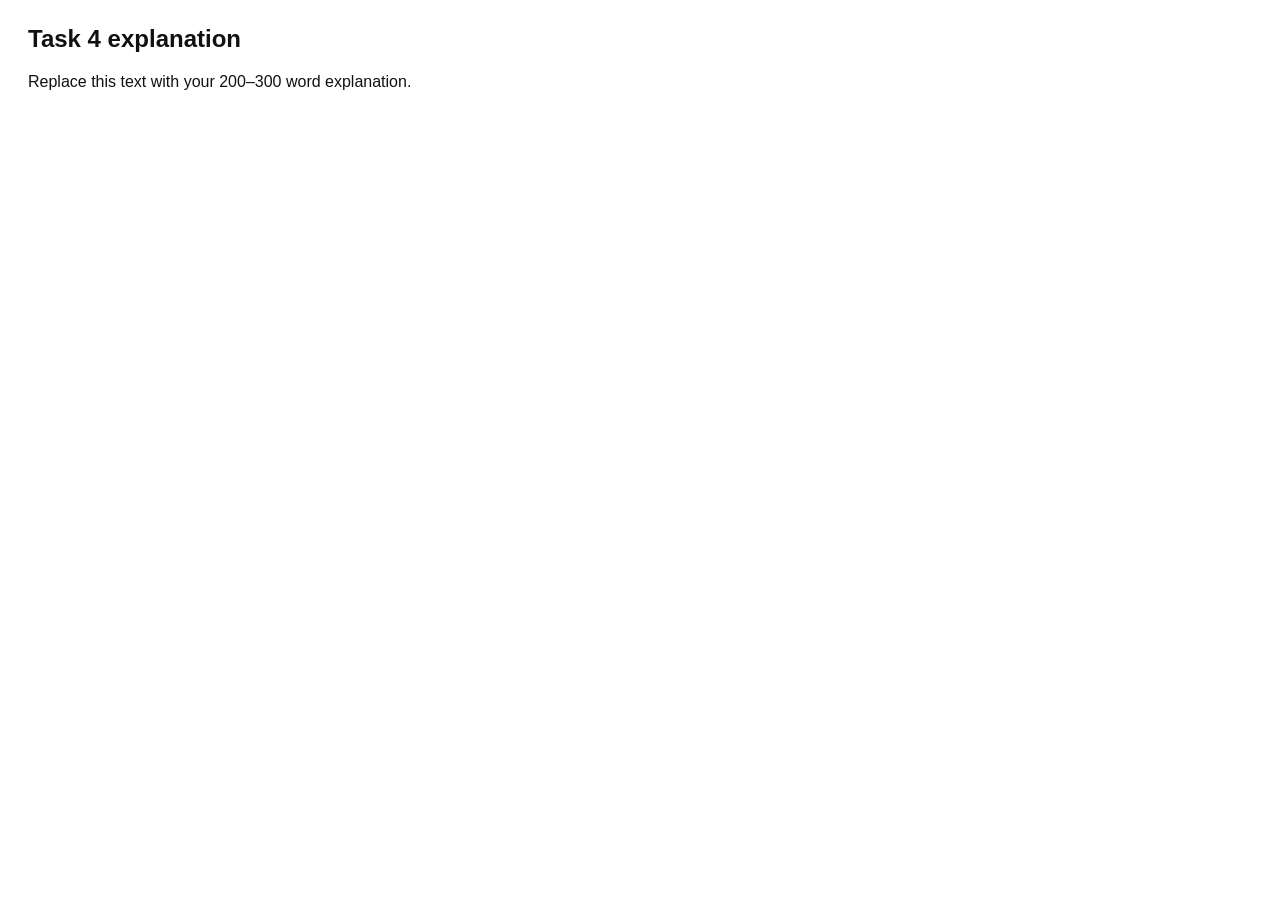
<file: task04-explanation.html>
<!doctype html>
<html lang="en">
<head>
  <meta charset="utf-8">
  <meta name="viewport" content="width=device-width, initial-scale=1">
  <title>Task 4 explanation</title>
  <link rel="stylesheet" href="assets/student.css">
</head>
<body>
  <main class="explanation-page" id="main-content">
    <h1>Task 4 explanation</h1>
    <div id="explanation-text">
      <p>Replace this text with your 200–300 word explanation.</p>
    </div>
  </main>
</body>
</html>
</file>
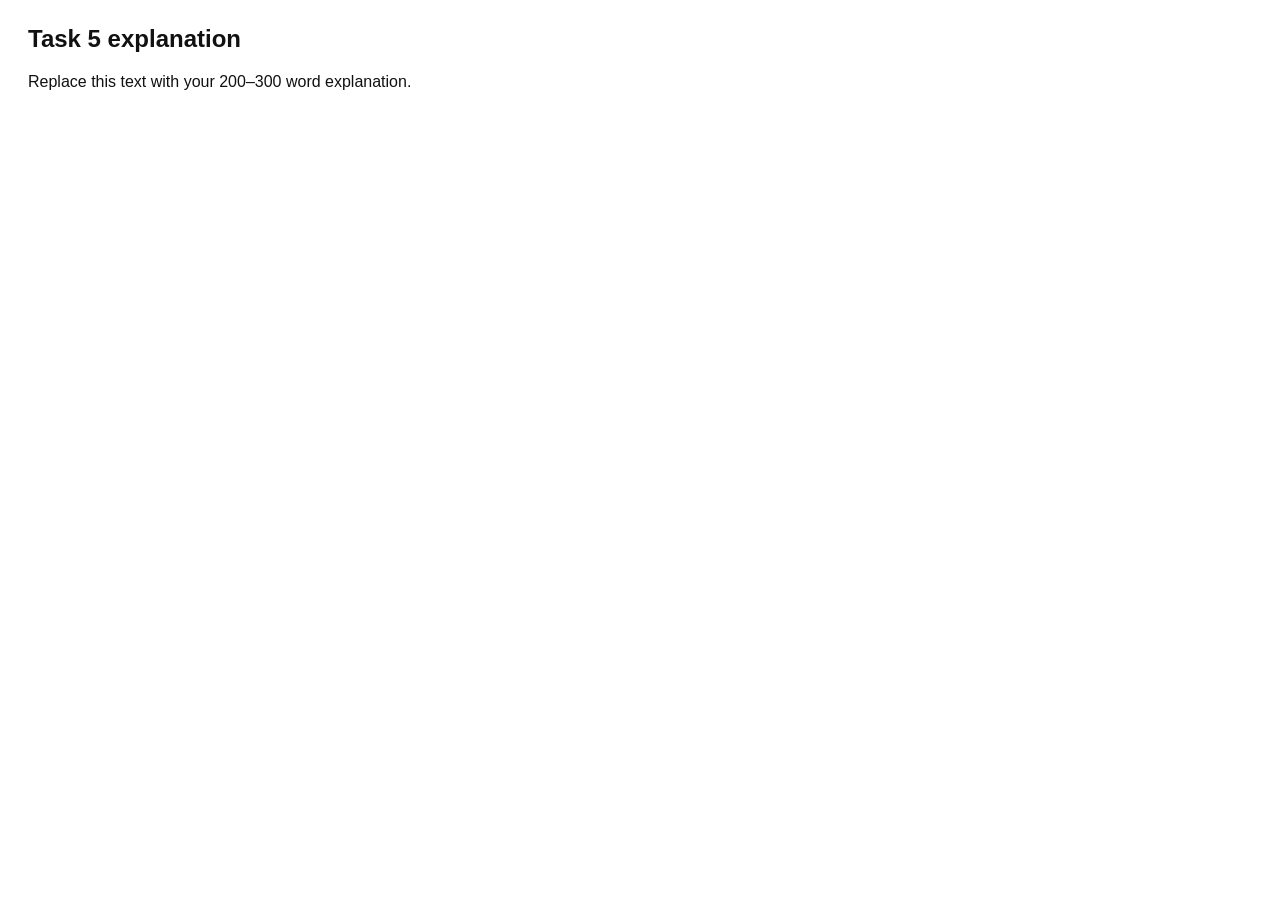
<file: task05-explanation.html>
<!doctype html>
<html lang="en">
<head>
  <meta charset="utf-8">
  <meta name="viewport" content="width=device-width, initial-scale=1">
  <title>Task 5 explanation</title>
  <link rel="stylesheet" href="assets/student.css">
</head>
<body>
  <main class="explanation-page" id="main-content">
    <h1>Task 5 explanation</h1>
    <div id="explanation-text">
      <p>Replace this text with your 200–300 word explanation.</p>
    </div>
  </main>
</body>
</html>
</file>
<file: Delivery 1/Part 6 - Implementation and Delivery/dashboard/dashboard.css>
/* Style of both dashboard screens (index.html and detail.html).
   Layout: the whole screen fits a 16:9 window without scrolling (students' decision when the dashboard was
   refined): header band, KPIs on top, charts in cards that fill the rest, filters on the right, one footer line.
   Text: every page text is at least 16 px (1rem), chart text at least 12 px; gaps of 16 px (data-viz skill).
   Colours: Okabe-Ito for the data, greys for the context; light and night themes, every text colour passes
   WCAG AA on its background in both. */

:root {
  --bg: #EEF1F5;               /* page background */
  --card: #FFFFFF;             /* cards: KPIs, charts, filters */
  --text: #1A1A1A;             /* 17.4:1 on white */
  --text-secondary: #595959;   /* 7.0:1 on white, 6.2:1 on the page background */
  --line: #DDDDDD;
  --accent: #0072B2;           /* Okabe-Ito blue (the City Hotel): links and buttons, 5.2:1 on white */
  --accent-text: #FFFFFF;
  --focus: #0066CC;            /* focus outline, 5.6:1 on white */
  --selected: #009E73;         /* Okabe-Ito bluish green: the selected country */
  --header-bg: #0B2E4A;        /* header band: white text 14:1 */
  --header-text: #FFFFFF;
  --header-text-secondary: #C9D6E2;   /* 9.4:1 on the band */
  --button-dark: #1A1A1A;
  --button-dark-text: #FFFFFF;
  --shadow: 0 1px 3px rgba(16, 24, 40, 0.10), 0 1px 2px rgba(16, 24, 40, 0.06);
  --radius: 10px;
  --gap: 16px;
  color-scheme: light;
}

/* Night mode: same structure, dark surfaces; the charts get their own night colours (dashboard.js) */
:root[data-theme="dark"] {
  --bg: #121212;
  --card: #1E1E1E;
  --text: #F2F2F2;             /* 14.9:1 on the cards */
  --text-secondary: #B3B3B3;   /* 7.9:1 on the cards */
  --line: #3A3A3A;
  --accent: #56B4E9;           /* Okabe-Ito sky blue (the City Hotel at night): 7.2:1 on the cards */
  --accent-text: #0B0B0B;
  --focus: #56B4E9;
  --header-bg: #08192A;
  --header-text: #F2F2F2;
  --header-text-secondary: #B8C7D6;
  --button-dark: #F2F2F2;
  --button-dark-text: #121212;
  --shadow: 0 1px 3px rgba(0, 0, 0, 0.6);
  color-scheme: dark;
}

* { box-sizing: border-box; }

html { font-size: 16px; }

html, body { height: 100%; }

body {
  margin: 0;
  background: var(--bg);
  color: var(--text);
  font-family: "Segoe UI", Roboto, "Helvetica Neue", Arial, sans-serif;
  line-height: 1.35;
}

/* Visible only to screen readers (wcag-accessibility skill) */
.sr-only {
  position: absolute; width: 1px; height: 1px; padding: 0; margin: -1px;
  overflow: hidden; clip: rect(0, 0, 0, 0); white-space: nowrap; border: 0;
}

/* The SVG that only holds the stripe pattern takes no room */
.pattern-defs { position: absolute; width: 0; height: 0; overflow: hidden; }

/* Skip links: hidden until they receive the focus */
.skip-link {
  position: absolute; left: 16px; top: -60px; z-index: 100;
  background: var(--button-dark); color: var(--button-dark-text); padding: 10px 16px; border-radius: 4px;
}
.skip-link:focus { top: 8px; }

/* Visible focus on every control, never removed */
:focus-visible { outline: 3px solid var(--focus); outline-offset: 2px; }

a { color: var(--accent); }

/* ── Page grid: header, main area + filters, footer, all inside the window ───── */
.page {
  height: 100vh;
  min-height: 840px;              /* fits without scrolling from 1536 x 864 (full HD at 125 %); smaller windows scroll a little */
  display: grid;
  grid-template-columns: minmax(0, 1fr) 272px;
  grid-template-rows: auto minmax(0, 1fr) auto;
  grid-template-areas:
    "header  header"
    "main    filters"
    "footer  footer";
  column-gap: var(--gap);
  row-gap: 12px;
  padding: 0 var(--gap);
}

.site-header {
  grid-area: header;
  margin: 0 calc(-1 * var(--gap));
  padding: 8px var(--gap);
  display: flex; align-items: center; justify-content: space-between; gap: var(--gap);
  background: var(--header-bg); color: var(--header-text);
}
.site-header h1 { font-size: 1.375rem; font-weight: 600; margin: 0; line-height: 1.2; }
.site-header .subtitle { margin: 0; color: var(--header-text-secondary); font-size: 1rem; }
.header-tools { display: flex; align-items: center; gap: 12px; flex: none; }
.site-header nav ul { list-style: none; margin: 0; padding: 0; display: flex; gap: 8px; }
.site-header nav a, .theme-toggle {
  display: inline-flex; align-items: center; gap: 6px; min-height: 40px; padding: 0 12px;
  border: 1px solid rgba(255, 255, 255, 0.55); border-radius: 6px; text-decoration: none; font-weight: 600;
  color: var(--header-text); background: transparent; font: inherit; font-weight: 600; white-space: nowrap; cursor: pointer;
}
.site-header nav a[aria-current="page"] { background: var(--header-text); color: var(--header-bg); border-color: var(--header-text); }
.site-header :focus-visible { outline-color: #FFFFFF; }
.theme-toggle[aria-pressed="true"] { background: var(--header-text); color: var(--header-bg); }

main { grid-area: main; min-width: 0; min-height: 0; display: grid; grid-template-rows: auto minmax(0, 1fr); row-gap: 12px; }

/* ── KPIs (at most 4) ──────────────────────────────────────────────────────── */
.kpis { display: grid; grid-template-columns: repeat(4, minmax(0, 1fr)); gap: var(--gap); margin: 0; }
.kpi {
  background: var(--card); border-radius: var(--radius); box-shadow: var(--shadow);
  padding: 8px 14px; margin: 0; border-left: 4px solid var(--accent); min-width: 0;
}
.kpi dt { font-size: 1rem; color: var(--text-secondary); white-space: nowrap; overflow: hidden; text-overflow: ellipsis; }
.kpi dd { margin: 0; display: flex; align-items: baseline; flex-wrap: wrap; column-gap: 8px; }
.kpi .kpi-value { font-size: 1.625rem; font-weight: 600; color: var(--text); line-height: 1.2; }
.kpi .kpi-context { font-size: 1rem; color: var(--text-secondary); }

/* ── Chart cards ──────────────────────────────────────────────────────────── */
.chart-section { min-height: 0; height: 100%; }
.chart-grid { display: grid; gap: var(--gap); min-height: 0; height: 100%; }
.chart-grid.main-screen { grid-template-columns: repeat(2, minmax(0, 1fr)); grid-template-rows: minmax(0, 1.2fr) minmax(0, 1fr); }
.chart-grid.main-screen .chart-main { grid-column: 1 / -1; }      /* C1: the focal point, over 40 % of the chart area */
.chart-grid.detail-screen { grid-template-columns: repeat(2, minmax(0, 1fr)); grid-template-rows: minmax(0, 1.15fr) minmax(0, 1fr); }
.chart-grid.detail-screen .chart-wide { grid-column: 1 / -1; }

figure.chart {
  margin: 0; min-width: 0; min-height: 0;
  display: flex; flex-direction: column;
  background: var(--card); border-radius: var(--radius); box-shadow: var(--shadow);
  padding: 8px 14px 8px;
  min-height: 210px;               /* a chart never gets too small to read; the page scrolls instead */
}
.card-head { display: flex; align-items: flex-start; justify-content: space-between; gap: 12px; }
.card-head h3 { font-size: 1.0625rem; font-weight: 600; margin: 0; line-height: 1.25; }
.card-head .chart-subtitle { margin: 0; font-size: 1rem; color: var(--text-secondary); line-height: 1.3; }
.card-tools { display: flex; align-items: center; gap: 8px; flex: none; }
.chart-body { position: relative; flex: 1 1 auto; min-height: 0; margin-top: 4px; }
.chart-body.split { display: grid; grid-template-columns: repeat(2, minmax(0, 1fr)); gap: var(--gap); }
.chart-body.split > .chart-slot { position: relative; min-height: 0; }

/* A chart fills its box: Vega-Lite reads the size of the container ("container" width and height) */
.chart-container { position: absolute; inset: 0; }
.chart-container.vega-embed { display: block; width: 100%; height: 100%; }
.chart-container svg { display: block; }
.chart-container[hidden], .table-view[hidden] { display: none; }

/* Focus ring of the data marks: an SVG overlay above the chart (wcag skill), never CSS outline on SVG */
.focus-overlay { position: absolute; top: 0; left: 0; width: 100%; height: 100%; overflow: visible; z-index: 10; pointer-events: none; }
.dots-overlay { position: absolute; top: 0; left: 0; width: 100%; height: 100%; overflow: visible; z-index: 5; pointer-events: none; }
.chart-container svg [tabindex] { outline: none; }
/* Value box of the focused mark (keyboard): exact value always visible, Escape hides it */
#keyboard-value {
  position: absolute; z-index: 1000; max-width: 340px; pointer-events: none;
  background: var(--button-dark); color: var(--button-dark-text); padding: 6px 10px; border-radius: 6px; font-size: 1rem;
}
#keyboard-value[hidden] { display: none; }

/* Small buttons of a card: data table, chart or map, play */
.tool-button, .segmented label {
  display: inline-flex; align-items: center; justify-content: center; gap: 6px;
  min-height: 32px; padding: 0 12px; font: inherit; font-size: 1rem; font-weight: 600;
  color: var(--accent); background: var(--card); border: 2px solid var(--accent); border-radius: 6px; cursor: pointer;
}
.tool-button[aria-pressed="true"] { background: var(--accent); color: var(--accent-text); }
.segmented { display: inline-flex; border: 0; margin: 0; padding: 0; }
.segmented input { position: absolute; opacity: 0; width: 1px; height: 1px; }
.segmented label { border-radius: 0; }
.segmented label:first-of-type { border-radius: 6px 0 0 6px; }
.segmented label:last-of-type { border-radius: 0 6px 6px 0; border-left-width: 0; }
.segmented input:checked + label { background: var(--accent); color: var(--accent-text); }
.segmented input:focus-visible + label { outline: 3px solid var(--focus); outline-offset: 2px; }

/* Data table shown in the place of the chart (wcag skill: table as alternative) */
.table-view { position: absolute; inset: 0; overflow: auto; border: 1px solid var(--line); border-radius: 6px; }
.table-view table { border-collapse: collapse; width: 100%; font-size: 1rem; }
.table-view caption { text-align: left; padding: 4px 8px; color: var(--text-secondary); }
.table-view th, .table-view td { padding: 3px 8px; border-bottom: 1px solid var(--line); text-align: left; font-weight: normal; }
.table-view thead th { position: sticky; top: 0; background: var(--card); font-weight: 600; color: var(--text); }
.table-view .number { text-align: right; font-variant-numeric: tabular-nums; }

/* Play controls of the animated chart (C9) */
.player { display: flex; align-items: center; gap: 12px; margin-top: 4px; }
.player label { font-weight: 600; }
.player input[type="range"] { flex: 1; min-width: 80px; height: 24px; accent-color: var(--accent); }
.player output { min-width: 6.5em; font-weight: 600; }

/* ── Filters panel ────────────────────────────────────────────────────────── */
.filters {
  grid-area: filters; min-height: 0; overflow: auto;
  background: var(--card); border-radius: var(--radius); box-shadow: var(--shadow);
  padding: 8px 14px; display: flex; flex-direction: column; gap: 6px;    /* compact: fits 1536 x 864 with a country selected */
}
.filters h2 { font-size: 1.125rem; margin: 0; }
.filters fieldset { border: 0; margin: 0; padding: 0; }
.filters legend, .filters label.field-label { font-weight: 600; margin-bottom: 2px; display: block; padding: 0; }
.filters .radio { display: flex; align-items: center; gap: 8px; min-height: 32px; }
.filters input[type="radio"] { width: 24px; height: 24px; margin: 0; accent-color: var(--accent); }   /* WCAG 2.5.8: 24 px */
.filters select {
  width: 100%; min-height: 40px; font: inherit; color: var(--text);
  border: 1px solid var(--text-secondary); border-radius: 6px; background: var(--card); padding: 0 8px;
}
.active-filters { background: var(--bg); border-left: 4px solid var(--accent); padding: 6px 8px; margin: 0; font-size: 1rem; border-radius: 0 6px 6px 0; }
.button {
  display: inline-flex; align-items: center; justify-content: center;
  min-height: 40px; padding: 0 16px; width: 100%;
  font: inherit; font-weight: 600; color: var(--button-dark-text); background: var(--button-dark);
  border: 0; border-radius: 6px; cursor: pointer;
}
.hint { font-size: 1rem; color: var(--text-secondary); margin: 0; }

/* Selected month (I5) and selected country (I7): the exact values, always visible next to the charts */
.selection-box { border: 1px solid var(--line); border-radius: 8px; padding: 8px 10px; margin: 0; }
.selection-box h3 { font-size: 1rem; margin: 0 0 2px; }
.selection-box p { margin: 0; font-size: 1rem; }
.selection-box ul { margin: 2px 0 0; padding-left: 18px; font-size: 1rem; }
.selection-box.country { border-left: 4px solid var(--selected); }
.button-row { display: flex; gap: 8px; margin-top: 6px; }
.button.secondary { color: var(--accent); background: var(--card); border: 2px solid var(--accent); }
.button.no-country { margin-top: 6px; }
.country-select { width: 100%; min-height: 40px; font: inherit; color: var(--text); border: 1px solid var(--text-secondary);
  border-radius: 6px; background: var(--card); padding: 0 8px; margin: 2px 0 6px; }
/* Custom country list: a point on the right marks the countries that never get a bubble in C9 */
.country-select[role="combobox"] { display: flex; align-items: center; gap: 6px; cursor: pointer; user-select: none; box-sizing: border-box; }
.country-select .combo-value { flex: 1; min-width: 0; overflow: hidden; text-overflow: ellipsis; white-space: nowrap; }
.country-select .combo-arrow { color: var(--text-secondary); }
.no-bubble-mark { color: var(--text-secondary); font-size: 0.875rem; }
.country-popup { position: fixed; z-index: 50; background: var(--card); color: var(--text); border: 1px solid var(--text-secondary);
  border-radius: 6px; box-shadow: var(--shadow); display: flex; flex-direction: column; }
.country-popup[hidden] { display: none; }
.country-popup [role="listbox"] { overflow-y: auto; flex: 1; min-height: 0; padding: 4px 0; }
.country-popup .group-label { font-weight: 600; font-size: 0.875rem; color: var(--text-secondary); padding: 6px 10px 2px; }
.country-popup [role="option"] { display: flex; align-items: center; gap: 8px; min-height: 32px; padding: 0 10px 0 18px; cursor: pointer; }
.country-popup [role="option"] .option-name { flex: 1; }
.country-popup [role="option"][aria-selected="true"] { font-weight: 600; }
.country-popup [role="option"].active { background: var(--accent); color: var(--accent-text); }
.country-popup [role="option"].active .no-bubble-mark { color: var(--accent-text); }
.country-popup [role="option"]:hover:not(.active) { background: var(--bg); }
.combo-legend { margin: 0; padding: 6px 10px; border-top: 1px solid var(--line); font-size: 0.875rem; color: var(--text-secondary); }
.button:disabled { color: var(--text-secondary); background: var(--bg); border-color: var(--line); cursor: not-allowed; }

/* Sort toggle (I9) in the head of the country card */
.sort-toggle { border: 0; margin: 0; padding: 0; display: flex; align-items: center; gap: 12px; flex-wrap: wrap; }
.sort-toggle legend { float: left; font-weight: 600; margin-right: 4px; padding: 0; }
.sort-toggle .radio { display: flex; align-items: center; gap: 6px; min-height: 32px; }
.sort-toggle input[type="radio"] { width: 24px; height: 24px; margin: 0; accent-color: var(--accent); }

/* ── Footer: source and date in one line; the data notes open in a dialog ──── */
.site-footer {
  grid-area: footer; display: flex; flex-wrap: wrap; align-items: center; column-gap: 16px;
  padding: 0 0 8px; font-size: 1rem; color: var(--text-secondary);
}
.site-footer p { margin: 0; }
.link-button { font: inherit; color: var(--accent); background: none; border: 0; padding: 4px 0; text-decoration: underline; cursor: pointer; min-height: 24px; }
dialog { max-width: 640px; border: 0; border-radius: var(--radius); padding: 16px 20px; background: var(--card); color: var(--text); box-shadow: 0 10px 30px rgba(0, 0, 0, 0.35); }
dialog::backdrop { background: rgba(0, 0, 0, 0.45); }
dialog h2 { margin-top: 0; font-size: 1.25rem; }

/* Narrower or lower windows (200 % zoom, tablets, small screens): one column that scrolls, nothing is lost */
@media (max-width: 1100px), (max-height: 560px) {
  .page { height: auto; min-height: 0; grid-template-columns: minmax(0, 1fr); grid-template-rows: auto auto auto auto;
          grid-template-areas: "header" "main" "filters" "footer"; }
  .site-header { flex-wrap: wrap; }
  .kpis { grid-template-columns: repeat(2, minmax(0, 1fr)); }
  .chart-grid.main-screen, .chart-grid.detail-screen { grid-template-columns: minmax(0, 1fr); grid-template-rows: none; }
  .chart-section, .chart-grid { height: auto; }
  .chart-grid figure.chart { height: 360px; }
  .chart-body.split { grid-template-columns: minmax(0, 1fr); }
  .chart-grid figure.chart.chart-wide { height: 640px; }
  .filters { overflow: visible; }
}

/* Respect the user's wish for less motion (WCAG 2.3.3) */
@media (prefers-reduced-motion: reduce) {
  *, *::before, *::after { animation-duration: 0.01ms !important; transition-duration: 0.01ms !important; scroll-behavior: auto !important; }
}
</file>
<file: Delivery 1/Delivery 1 old/Part 6 - Implementation and Delivery/dashboard/dashboard.css>
/* Style of both dashboard screens (index.html and detail.html).
   Text: every page text is at least 16 px (1rem), as the Part 4 plan says; chart text is 12 px or more.
   Layout: the Part 4 grid for a 1280 px screen (KPIs on top, charts on the left, filters on the right).
   Colours: the Part 4 palette; every text colour passes WCAG AA on its background. */

:root {
  --text: #1A1A1A;          /* 17.4:1 on white */
  --text-secondary: #595959; /* 7.0:1 on white, 6.4:1 on the panel grey */
  --focus: #0066CC;         /* 5.6:1 on white */
  --panel: #F5F5F5;
  --line: #BBBBBB;
  --bar: #1F4E79;
  --page-width: 1280px;
}

* { box-sizing: border-box; }

html { font-size: 16px; }

body {
  margin: 0;
  background: #FFFFFF;
  color: var(--text);
  font-family: "Segoe UI", Roboto, "Helvetica Neue", Arial, sans-serif;
  line-height: 1.4;
}

/* Visible only to screen readers (wcag-accessibility skill) */
.sr-only {
  position: absolute; width: 1px; height: 1px; padding: 0; margin: -1px;
  overflow: hidden; clip: rect(0, 0, 0, 0); white-space: nowrap; border: 0;
}

/* Skip links: hidden until they receive the focus */
.skip-link {
  position: absolute; left: 16px; top: -60px; z-index: 100;
  background: var(--text); color: #FFFFFF; padding: 10px 16px; border-radius: 4px;
}
.skip-link:focus { top: 8px; }

/* Visible focus on every control, never removed */
:focus-visible { outline: 3px solid var(--focus); outline-offset: 2px; }

a { color: var(--focus); }

/* ── Page grid (Part 4 layout grid) ───────────────────────────────────────── */
.page {
  max-width: var(--page-width);
  margin: 0 auto;
  display: grid;
  grid-template-columns: minmax(0, 960px) 272px;
  grid-template-areas:
    "header  header"
    "main    filters"
    "footer  footer";
  column-gap: 16px;
  padding: 0 16px;
}

.site-header {
  grid-area: header;
  display: flex; align-items: center; justify-content: space-between; gap: 16px;
  min-height: 64px;
  border-bottom: 1px solid var(--line);
}
.site-header h1 { font-size: 1.5rem; font-weight: 600; margin: 0; }
.site-header .subtitle { margin: 0; color: var(--text-secondary); font-size: 1rem; }
.site-header nav { flex: none; }   /* the screen links keep one line; the title block takes the rest */
.site-header nav ul { list-style: none; margin: 0; padding: 0; display: flex; gap: 12px; }
.site-header nav a {
  display: inline-flex; align-items: center; min-height: 44px; padding: 0 12px;
  border: 1px solid var(--focus); border-radius: 4px; text-decoration: none; font-weight: 600; white-space: nowrap;
}
.site-header nav a[aria-current="page"] { background: var(--focus); color: #FFFFFF; }

main { grid-area: main; min-width: 0; }

/* ── KPIs (at most 4) ──────────────────────────────────────────────────────── */
.kpis {
  display: grid; grid-template-columns: repeat(4, 1fr); gap: 16px;
  margin: 12px 0 8px;
}
.kpi {
  background: var(--panel); border-radius: 6px; padding: 8px 12px; min-height: 84px; margin: 0;
}
.kpi dt { font-size: 1rem; color: var(--text-secondary); }
.kpi dd { margin: 0; }
.kpi .kpi-value { display: block; font-size: 1.6rem; font-weight: 600; color: var(--text); line-height: 1.2; }
.kpi .kpi-context { display: block; font-size: 1rem; line-height: 1.3; color: var(--text-secondary); }

/* ── Charts ───────────────────────────────────────────────────────────────── */
.chart-grid { display: grid; gap: 16px; }
.chart-grid.main-screen { grid-template-columns: 1fr 1fr; }
.chart-grid.main-screen .chart-main { grid-column: 1 / -1; }
.chart-grid.detail-screen { grid-template-columns: 520px 424px; }

figure.chart { margin: 0; min-width: 0; }
/* A chart keeps its size and scrolls if the window is narrower; it anchors the focus overlay */
.chart-container { overflow-x: auto; position: relative; }
/* vega-embed makes its box inline-block, which would grow with the chart and push the page sideways */
.chart-container.vega-embed { display: block; width: 100%; max-width: 100%; }
/* Focus ring of the data marks: an SVG overlay above the chart (wcag skill), never CSS outline on SVG */
.focus-overlay { position: absolute; top: 0; left: 0; width: 100%; height: 100%; overflow: visible; z-index: 10; pointer-events: none; }
.chart-container svg [tabindex] { outline: none; }
/* Value box of the focused mark (keyboard): exact value always visible, Escape hides it */
#keyboard-value {
  position: absolute; z-index: 1000; max-width: 320px; pointer-events: none;
  background: var(--text); color: #FFFFFF; padding: 6px 10px; border-radius: 4px; font-size: 1rem;
}
#keyboard-value[hidden] { display: none; }

/* Collapsible data table under each chart (wcag skill: table as alternative) */
.data-table { margin: 2px 0 0; font-size: 1rem; }
.data-table summary { cursor: pointer; color: var(--focus); font-weight: 600; min-height: 24px; display: inline-flex; align-items: center; }
.pattern-defs { position: absolute; width: 0; height: 0; }
.data-table summary::before { content: "▸"; margin-right: 6px; }      /* the marker is lost with inline-flex */
.data-table[open] summary::before { content: "▾"; }
.table-scroll { max-height: 320px; overflow: auto; border: 1px solid var(--line); margin-top: 4px; }
.data-table table { border-collapse: collapse; width: 100%; }
.data-table caption { text-align: left; padding: 4px 6px; color: var(--text-secondary); }
.data-table th, .data-table td { padding: 3px 8px; border-bottom: 1px solid #E6E6E6; text-align: left; font-weight: normal; }
.data-table thead th { position: sticky; top: 0; background: var(--panel); font-weight: 600; color: var(--text); }
.data-table .number { text-align: right; font-variant-numeric: tabular-nums; }
.chart-container svg { display: block; }

.show-more {
  grid-column: 1 / -1;
  min-height: 44px; padding: 8px 16px; margin-top: 4px;
  font: inherit; font-weight: 600; color: var(--focus);
  background: #FFFFFF; border: 2px solid var(--focus); border-radius: 4px; cursor: pointer;
}
.more-charts { grid-column: 1 / -1; display: grid; grid-template-columns: 472px 472px; gap: 16px; }
.more-charts .chart-map { grid-column: 1 / -1; }
.more-charts[hidden] { display: none; }   /* the grid display must not override hidden */

/* ── Filters panel ────────────────────────────────────────────────────────── */
.filters {
  grid-area: filters;
  background: var(--panel); border-radius: 6px; padding: 12px 16px; margin: 12px 0;
  align-self: start;
}
.filters h2 { font-size: 1.15rem; margin: 0 0 8px; }
.filters fieldset { border: 0; margin: 0 0 12px; padding: 0; }
.filters legend, .filters label.field-label { font-weight: 600; margin-bottom: 4px; display: block; padding: 0; }
.filters .radio { display: flex; align-items: center; gap: 8px; min-height: 44px; }
.filters input[type="radio"] { width: 24px; height: 24px; margin: 0; accent-color: var(--focus); }   /* WCAG 2.5.8: 24 px */
.filters select {
  width: 100%; min-height: 44px; font: inherit; color: var(--text);
  border: 1px solid var(--text-secondary); border-radius: 4px; background: #FFFFFF; padding: 0 8px;
}
.filters .field { margin-bottom: 12px; }
.active-filters { background: #FFFFFF; border-left: 4px solid var(--focus); padding: 8px; margin: 12px 0; font-size: 1rem; }
.button {
  display: inline-flex; align-items: center; justify-content: center;
  min-height: 44px; padding: 0 16px; width: 100%;
  font: inherit; font-weight: 600; color: #FFFFFF; background: var(--text);
  border: 0; border-radius: 4px; cursor: pointer;
}
.filters .hint { font-size: 1rem; color: var(--text-secondary); margin: 4px 0 0; }

/* Selected month (I5) and selected country (I7): the exact values, always visible next to the charts */
.selection-box { background: #FFFFFF; border: 1px solid var(--line); border-radius: 4px; padding: 8px; margin: 12px 0 0; }
.selection-box h3 { font-size: 1rem; margin: 0 0 4px; }
.selection-box p { margin: 0; font-size: 1rem; }
.selection-box ul { margin: 4px 0 0; padding-left: 18px; font-size: 1rem; }
.button-row { display: flex; gap: 8px; margin-top: 8px; }
.button.secondary { color: var(--focus); background: #FFFFFF; border: 2px solid var(--focus); }
.button:disabled { color: var(--text-secondary); background: #E6E6E6; border-color: #E6E6E6; cursor: not-allowed; }

/* Sort toggle (I9) under the country bars */
.sort-toggle { border: 0; margin: 4px 0 0; padding: 0; display: flex; align-items: center; gap: 16px; flex-wrap: wrap; }
.sort-toggle legend { float: left; font-weight: 600; margin-right: 8px; padding: 0; }
.sort-toggle .radio { display: flex; align-items: center; gap: 6px; min-height: 44px; }
.sort-toggle input[type="radio"] { width: 24px; height: 24px; margin: 0; accent-color: var(--focus); }

/* ── Footer: source, date and data note ───────────────────────────────────── */
.site-footer {
  grid-area: footer;
  border-top: 1px solid var(--line); margin-top: 8px; padding: 6px 0 12px;
  font-size: 1rem; color: var(--text-secondary);
}
.site-footer p { margin: 0; }

/* Narrower windows (200 % zoom, tablets): filters go under the charts, nothing is lost */
@media (max-width: 1279px) {
  .page { grid-template-columns: minmax(0, 1fr); grid-template-areas: "header" "main" "filters" "footer"; }
  .site-header { flex-wrap: wrap; padding: 8px 0; }
  .kpis { grid-template-columns: repeat(2, 1fr); }
  .chart-grid.main-screen, .chart-grid.detail-screen, .more-charts { grid-template-columns: minmax(0, 1fr); }
}

/* Respect the user's wish for less motion (WCAG 2.3.3) */
@media (prefers-reduced-motion: reduce) {
  *, *::before, *::after { animation-duration: 0.01ms !important; transition-duration: 0.01ms !important; scroll-behavior: auto !important; }
}
</file>
<file: assets/student.css>
/* Shared starter styles for student task pages. */
:root {
  font-family: Arial, Helvetica, sans-serif;
  color: #111;
  background: #fff;
  line-height: 1.5;
}

* { box-sizing: border-box; }

html, body {
  margin: 0;
  padding: 0;
  min-width: 100%;
  min-height: 100%;
  background: #fff;
  color: #111;
}

body {
  display: flex;
  justify-content: flex-start;
  align-items: flex-start;
}

.task-canvas {
  width: 800px;
  height: 450px;
  max-width: 100vw;
  position: relative;
  overflow: auto;
  background: #fff;
}

#visualisation {
  width: 100%;
  min-height: 100%;
}

.explanation-page {
  width: 800px;
  min-height: 450px;
  max-width: 100vw;
  padding: 24px 28px;
  background: #fff;
}

.explanation-page h1 {
  margin: 0 0 16px;
  font-size: 1.5rem;
  line-height: 1.25;
}

#explanation-text {
  max-width: 72ch;
  font-size: 1rem;
}

#explanation-text p {
  margin: 0;
}

.visually-hidden {
  position: absolute !important;
  width: 1px !important;
  height: 1px !important;
  padding: 0 !important;
  margin: -1px !important;
  overflow: hidden !important;
  clip: rect(0, 0, 0, 0) !important;
  white-space: nowrap !important;
  border: 0 !important;
}

@media (max-width: 800px) {
  .task-canvas,
  .explanation-page {
    width: 100vw;
  }
}
</file>
